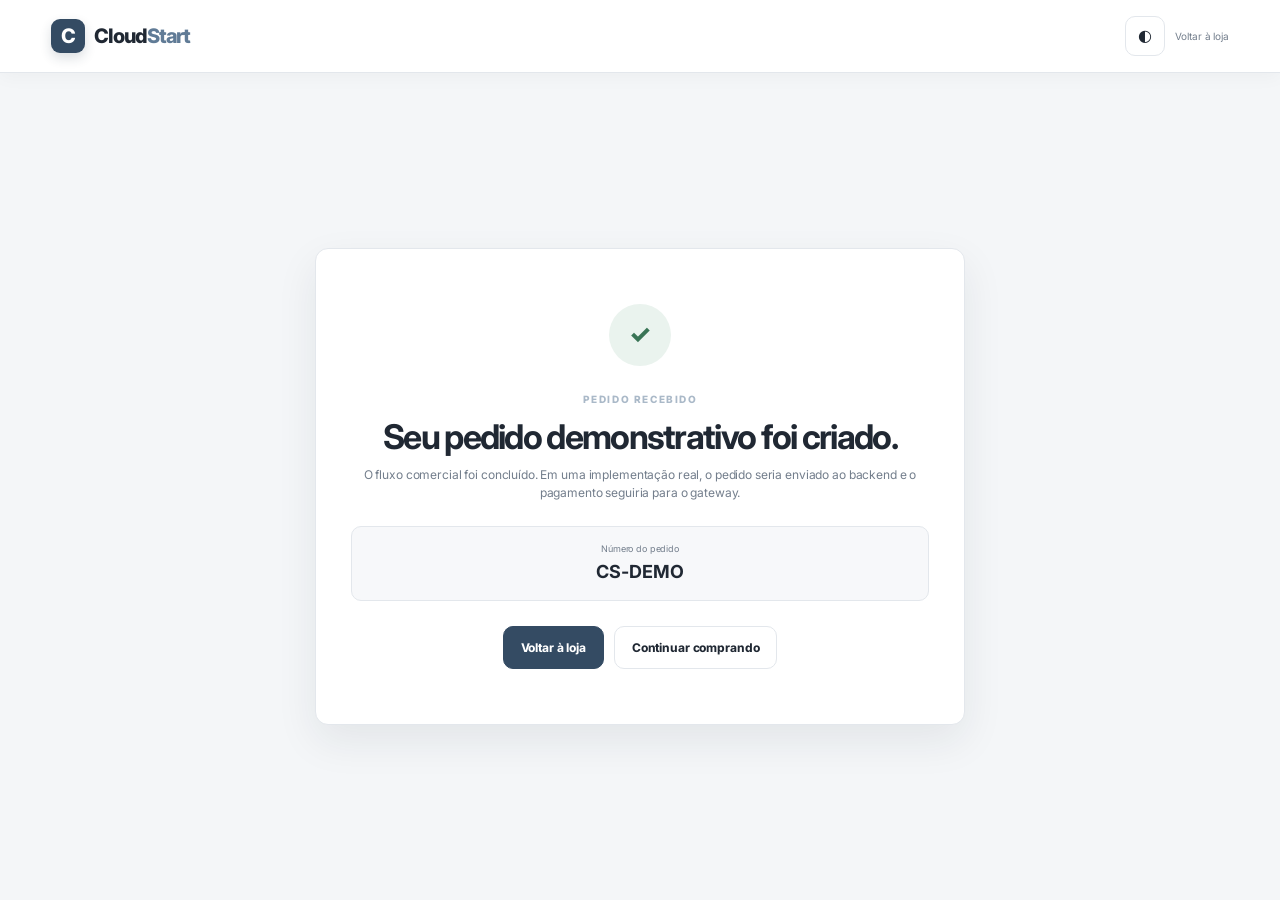
<file: confirmation.html>
<!doctype html>
<html lang="pt-BR" data-theme="light"><head><meta charset="utf-8"><meta name="viewport" content="width=device-width,initial-scale=1"><title>CloudStart | Pedido confirmado</title><link rel="preconnect" href="https://fonts.googleapis.com"><link rel="preconnect" href="https://fonts.gstatic.com" crossorigin><link href="https://fonts.googleapis.com/css2?family=Inter:wght@400;500;600;700;800&display=swap" rel="stylesheet"><link rel="stylesheet" href="styles.css"><script src="store.js" defer></script><script src="confirmation.js" defer></script></head>
<body><header class="checkout-header"><div class="container checkout-head-inner"><a class="brand" href="index.html"><span class="brand-icon">C</span><span>Cloud<span class="accent">Start</span></span></a><div class="checkout-actions"><button id="themeButton" class="icon-button">◐</button><a href="index.html" class="back-link">Voltar à loja</a></div></div></header>
<main class="confirmation"><div class="confirmation-card"><div class="success-mark">✓</div><span class="eyebrow">PEDIDO RECEBIDO</span><h1>Seu pedido demonstrativo foi criado.</h1><p>O fluxo comercial foi concluído. Em uma implementação real, o pedido seria enviado ao backend e o pagamento seguiria para o gateway.</p><div class="order-number"><span>Número do pedido</span><strong id="orderId">CS-00000000</strong></div><div class="confirmation-actions"><a class="button primary" href="index.html">Voltar à loja</a><a class="button secondary" href="index.html#catalogo">Continuar comprando</a></div></div></main><div class="toast" id="toast"></div></body></html>
</file>
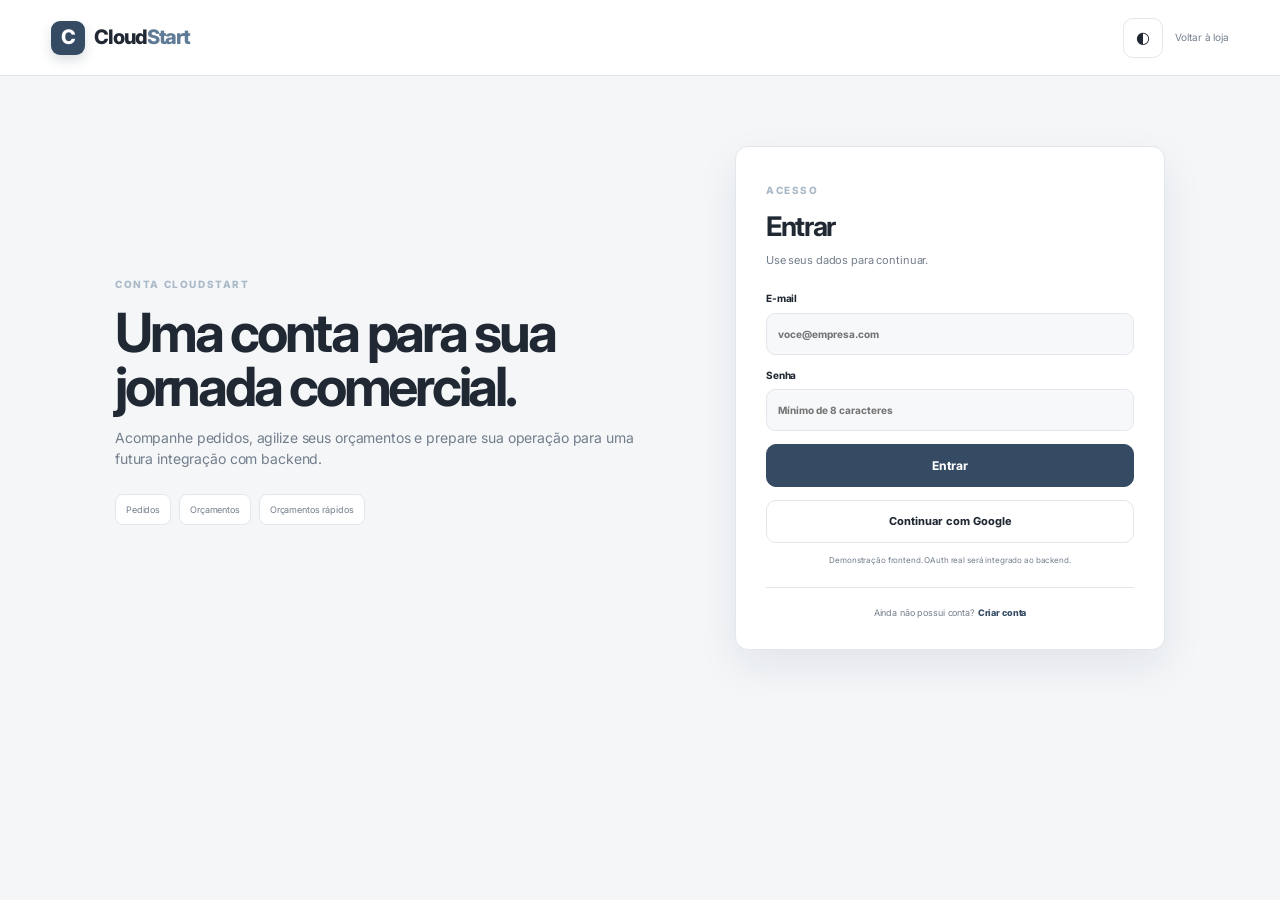
<file: login.html>
<!doctype html><html lang="pt-BR" data-theme="light"><head><meta charset="utf-8"><meta name="viewport" content="width=device-width,initial-scale=1"><title>CloudStart | Entrar</title><link rel="preconnect" href="https://fonts.googleapis.com"><link rel="preconnect" href="https://fonts.gstatic.com" crossorigin><link href="https://fonts.googleapis.com/css2?family=Inter:wght@400;500;600;700;800&display=swap" rel="stylesheet"><link rel="stylesheet" href="styles.css"><script src="store.js" defer></script><script src="auth.js" defer></script></head><body class="auth-page"><header class="auth-header"><a class="brand" href="index.html"><span class="brand-icon">C</span><span>Cloud<span class="accent">Start</span></span></a><div><button id="themeButton" class="icon-button">◐</button><a href="index.html" class="back-link">Voltar à loja</a></div></header><main class="auth-layout"><section class="auth-benefits"><span class="eyebrow">CONTA CLOUDSTART</span><h1>Uma conta para sua jornada comercial.</h1><p>Acompanhe pedidos, agilize seus orçamentos e prepare sua operação para uma futura integração com backend.</p><div><span>Pedidos</span><span>Orçamentos</span><span>Orçamentos rápidos</span></div></section><section class="auth-card"><span class="eyebrow">ACESSO</span><h2>Entrar</h2><p>Use seus dados para continuar.</p><form id="loginForm"><label>E-mail<input name="email" type="email" required autocomplete="email" placeholder="voce@empresa.com"></label><label>Senha<input name="password" type="password" minlength="8" required autocomplete="current-password" placeholder="Mínimo de 8 caracteres"></label><button class="button primary full" type="submit">Entrar</button><button class="google-button full" type="button" id="googleButton">Continuar com Google</button></form><small class="auth-note">Demonstração frontend. OAuth real será integrado ao backend.</small><div class="auth-switch">Ainda não possui conta? <a href="register.html">Criar conta</a></div></section></main><div class="toast" id="toast"></div></body></html>
</file>
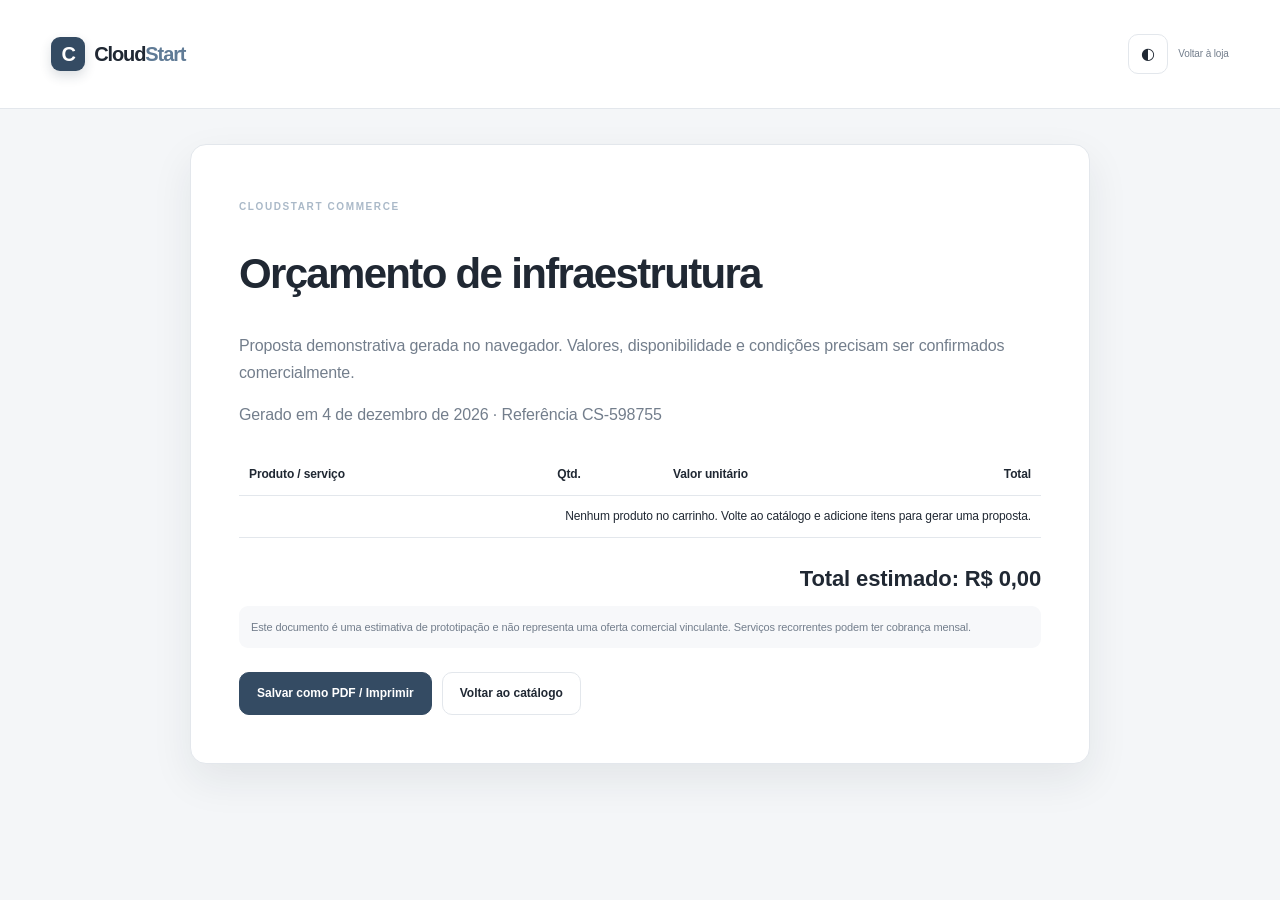
<file: quote.html>
<!doctype html><html lang="pt-BR" data-theme="light"><head><meta charset="utf-8"><meta name="viewport" content="width=device-width,initial-scale=1"><title>CloudStart | Orçamento demonstrativo</title><link rel="stylesheet" href="styles.css"><script src="store.js" defer></script><script src="quote.js" defer></script></head><body class="quote-page"><header class="quote-header"><div class="container checkout-head-inner"><a class="brand" href="index.html"><span class="brand-icon">C</span><span>Cloud<span class="accent">Start</span></span></a><div class="checkout-actions"><button id="themeButton" class="icon-button" aria-label="Alternar tema">◐</button><a href="index.html" class="back-link">Voltar à loja</a></div></div></header><main class="quote-sheet"><span class="eyebrow">CLOUDSTART COMMERCE</span><h1>Orçamento de infraestrutura</h1><p>Proposta demonstrativa gerada no navegador. Valores, disponibilidade e condições precisam ser confirmados comercialmente.</p><div id="quoteMeta" class="quote-muted"></div><table class="quote-table"><thead><tr><th>Produto / serviço</th><th>Qtd.</th><th>Valor unitário</th><th>Total</th></tr></thead><tbody id="quoteItems"></tbody></table><div class="quote-total" id="quoteTotal"></div><p class="quote-notice">Este documento é uma estimativa de prototipação e não representa uma oferta comercial vinculante. Serviços recorrentes podem ter cobrança mensal.</p><div class="quote-actions"><button class="button primary" id="printQuote">Salvar como PDF / Imprimir</button><button class="button secondary" id="backToShop">Voltar ao catálogo</button></div></main><div class="toast" id="toast" role="status" aria-live="polite"></div></body></html>
</file>
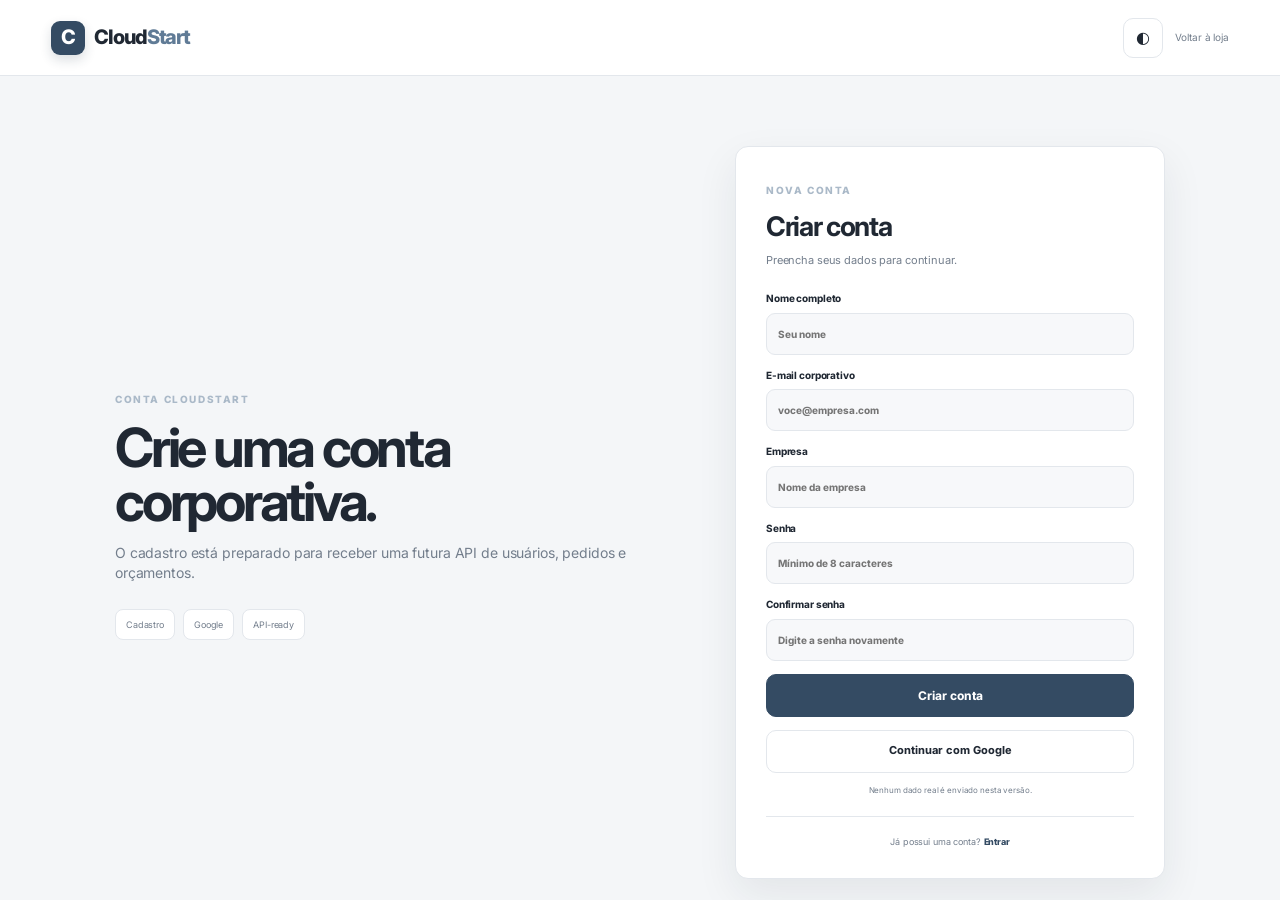
<file: register.html>
<!doctype html><html lang="pt-BR" data-theme="light"><head><meta charset="utf-8"><meta name="viewport" content="width=device-width,initial-scale=1"><title>CloudStart | Criar conta</title><link rel="preconnect" href="https://fonts.googleapis.com"><link rel="preconnect" href="https://fonts.gstatic.com" crossorigin><link href="https://fonts.googleapis.com/css2?family=Inter:wght@400;500;600;700;800&display=swap" rel="stylesheet"><link rel="stylesheet" href="styles.css"><script src="store.js" defer></script><script src="auth.js" defer></script></head><body class="auth-page"><header class="auth-header"><a class="brand" href="index.html"><span class="brand-icon">C</span><span>Cloud<span class="accent">Start</span></span></a><div><button id="themeButton" class="icon-button">◐</button><a href="index.html" class="back-link">Voltar à loja</a></div></header><main class="auth-layout"><section class="auth-benefits"><span class="eyebrow">CONTA CLOUDSTART</span><h1>Crie uma conta corporativa.</h1><p>O cadastro está preparado para receber uma futura API de usuários, pedidos e orçamentos.</p><div><span>Cadastro</span><span>Google</span><span>API-ready</span></div></section><section class="auth-card"><span class="eyebrow">NOVA CONTA</span><h2>Criar conta</h2><p>Preencha seus dados para continuar.</p><form id="registerForm"><label>Nome completo<input name="name" required autocomplete="name" placeholder="Seu nome"></label><label>E-mail corporativo<input name="email" type="email" required autocomplete="email" placeholder="voce@empresa.com"></label><label>Empresa<input name="company" required autocomplete="organization" placeholder="Nome da empresa"></label><label>Senha<input name="password" type="password" minlength="8" required autocomplete="new-password" placeholder="Mínimo de 8 caracteres"></label><label>Confirmar senha<input name="confirmPassword" type="password" minlength="8" required autocomplete="new-password" placeholder="Digite a senha novamente"></label><button class="button primary full" type="submit">Criar conta</button><button class="google-button full" type="button" id="googleButton">Continuar com Google</button></form><small class="auth-note">Nenhum dado real é enviado nesta versão.</small><div class="auth-switch">Já possui uma conta? <a href="login.html">Entrar</a></div></section></main><div class="toast" id="toast"></div></body></html>
</file>
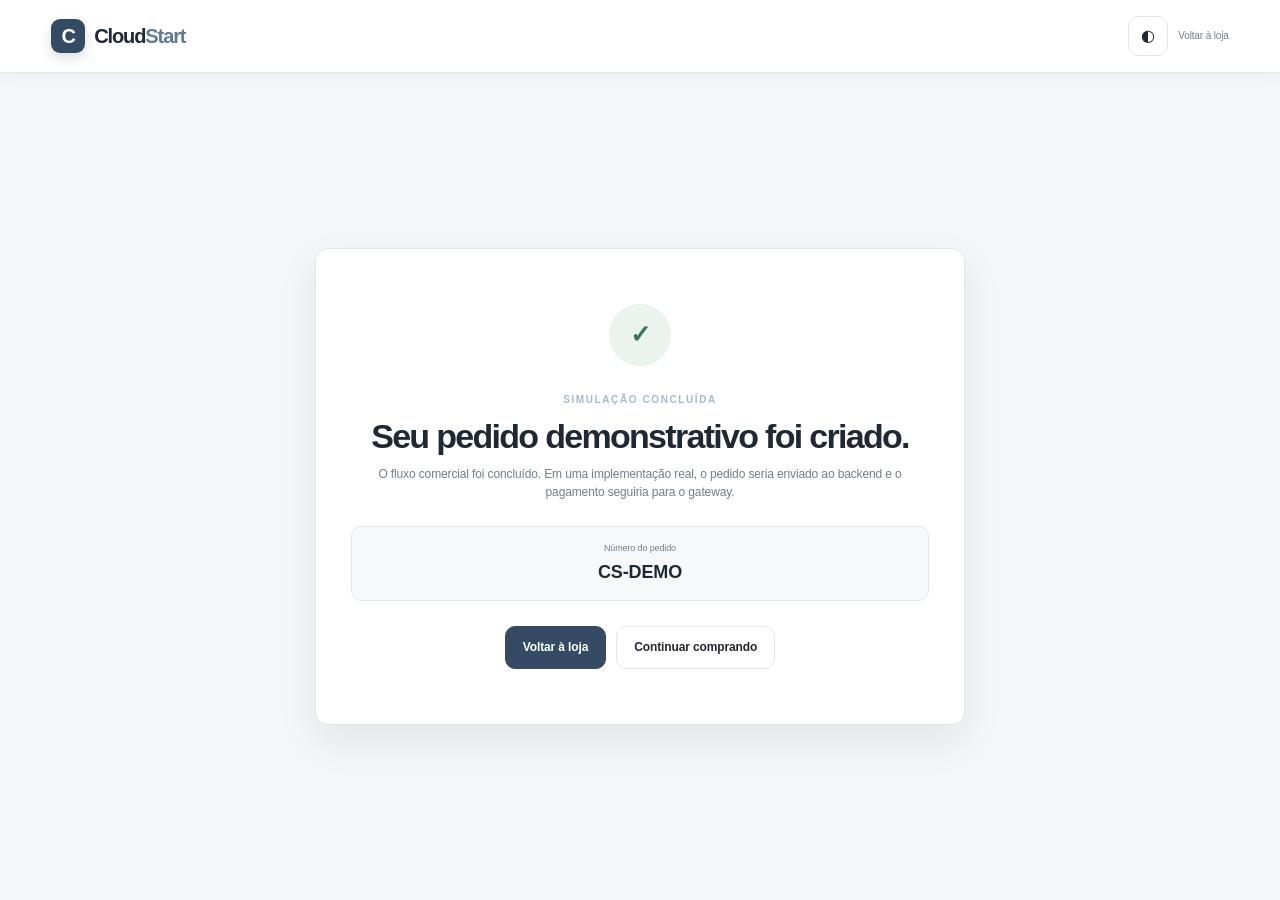
<file: apps/frontend/public/confirmation.html>
<!doctype html>
<html lang="pt-BR" data-theme="light"><head><meta charset="utf-8"><meta name="viewport" content="width=device-width,initial-scale=1"><title>CloudStart | Pedido confirmado</title><link rel="stylesheet" href="styles.css"><script src="store.js" defer></script><script src="confirmation.js" defer></script></head>
<body><header class="checkout-header"><div class="container checkout-head-inner"><a class="brand" href="index.html"><span class="brand-icon">C</span><span>Cloud<span class="accent">Start</span></span></a><div class="checkout-actions"><button id="themeButton" class="icon-button">◐</button><a href="index.html" class="back-link">Voltar à loja</a></div></div></header>
<main class="confirmation"><div class="confirmation-card"><div class="success-mark">✓</div><span class="eyebrow">SIMULAÇÃO CONCLUÍDA</span><h1>Seu pedido demonstrativo foi criado.</h1><p>O fluxo comercial foi concluído. Em uma implementação real, o pedido seria enviado ao backend e o pagamento seguiria para o gateway.</p><div class="order-number"><span>Número do pedido</span><strong id="orderId">CS-00000000</strong></div><div class="confirmation-actions"><a class="button primary" href="index.html">Voltar à loja</a><a class="button secondary" href="index.html#catalogo">Continuar comprando</a></div></div></main><div class="toast" id="toast"></div></body></html>
</file>
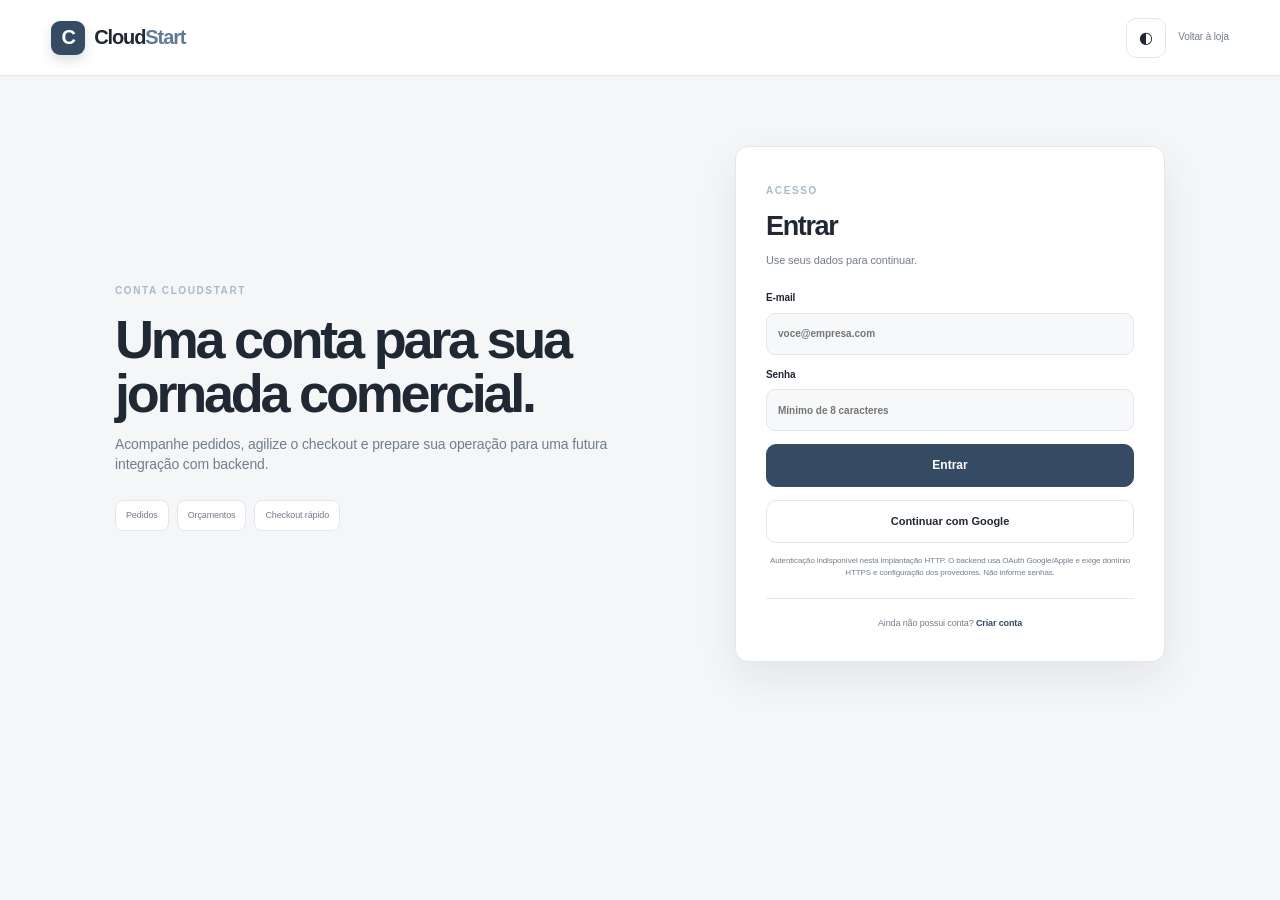
<file: apps/frontend/public/login.html>
<!doctype html><html lang="pt-BR" data-theme="light"><head><meta charset="utf-8"><meta name="viewport" content="width=device-width,initial-scale=1"><title>CloudStart | Entrar</title><link rel="stylesheet" href="styles.css"><script src="store.js" defer></script><script src="auth.js" defer></script></head><body class="auth-page"><header class="auth-header"><a class="brand" href="index.html"><span class="brand-icon">C</span><span>Cloud<span class="accent">Start</span></span></a><div><button id="themeButton" class="icon-button">◐</button><a href="index.html" class="back-link">Voltar à loja</a></div></header><main class="auth-layout"><section class="auth-benefits"><span class="eyebrow">CONTA CLOUDSTART</span><h1>Uma conta para sua jornada comercial.</h1><p>Acompanhe pedidos, agilize o checkout e prepare sua operação para uma futura integração com backend.</p><div><span>Pedidos</span><span>Orçamentos</span><span>Checkout rápido</span></div></section><section class="auth-card"><span class="eyebrow">ACESSO</span><h2>Entrar</h2><p>Use seus dados para continuar.</p><form id="loginForm"><label>E-mail<input disabled name="email" type="email" required autocomplete="email" placeholder="voce@empresa.com"></label><label>Senha<input disabled name="password" type="password" minlength="8" required autocomplete="current-password" placeholder="Mínimo de 8 caracteres"></label><button class="button primary full" type="submit" disabled>Entrar</button><button class="google-button full" type="button" id="googleButton" disabled>Continuar com Google</button></form><small class="auth-note">Autenticação indisponível nesta implantação HTTP. O backend usa OAuth Google/Apple e exige domínio HTTPS e configuração dos provedores. Não informe senhas.</small><div class="auth-switch">Ainda não possui conta? <a href="register.html">Criar conta</a></div></section></main><div class="toast" id="toast"></div></body></html>
</file>
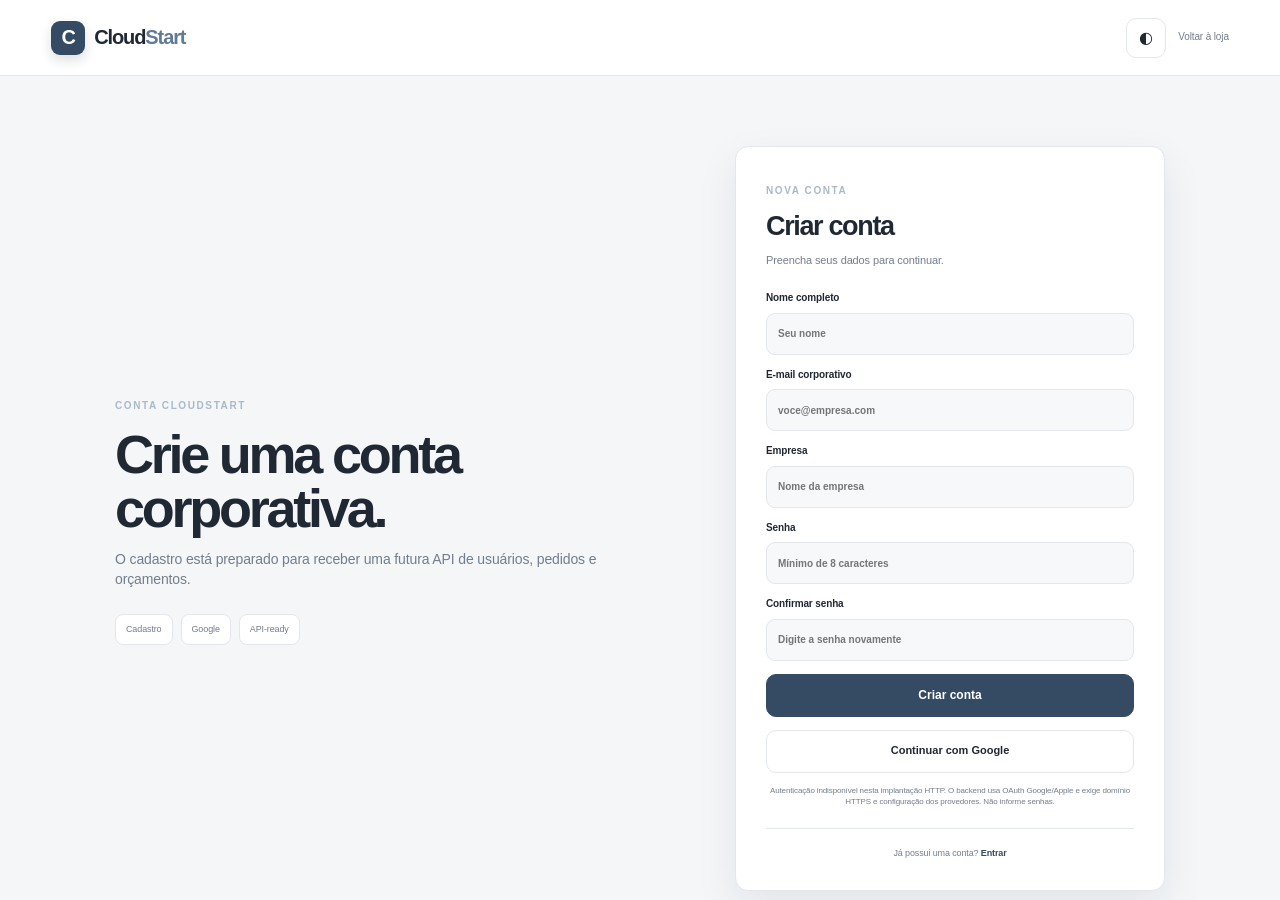
<file: apps/frontend/public/register.html>
<!doctype html><html lang="pt-BR" data-theme="light"><head><meta charset="utf-8"><meta name="viewport" content="width=device-width,initial-scale=1"><title>CloudStart | Criar conta</title><link rel="stylesheet" href="styles.css"><script src="store.js" defer></script><script src="auth.js" defer></script></head><body class="auth-page"><header class="auth-header"><a class="brand" href="index.html"><span class="brand-icon">C</span><span>Cloud<span class="accent">Start</span></span></a><div><button id="themeButton" class="icon-button">◐</button><a href="index.html" class="back-link">Voltar à loja</a></div></header><main class="auth-layout"><section class="auth-benefits"><span class="eyebrow">CONTA CLOUDSTART</span><h1>Crie uma conta corporativa.</h1><p>O cadastro está preparado para receber uma futura API de usuários, pedidos e orçamentos.</p><div><span>Cadastro</span><span>Google</span><span>API-ready</span></div></section><section class="auth-card"><span class="eyebrow">NOVA CONTA</span><h2>Criar conta</h2><p>Preencha seus dados para continuar.</p><form id="registerForm"><label>Nome completo<input disabled name="name" required autocomplete="name" placeholder="Seu nome"></label><label>E-mail corporativo<input disabled name="email" type="email" required autocomplete="email" placeholder="voce@empresa.com"></label><label>Empresa<input disabled name="company" required autocomplete="organization" placeholder="Nome da empresa"></label><label>Senha<input disabled name="password" type="password" minlength="8" required autocomplete="new-password" placeholder="Mínimo de 8 caracteres"></label><label>Confirmar senha<input disabled name="confirmPassword" type="password" minlength="8" required autocomplete="new-password" placeholder="Digite a senha novamente"></label><button class="button primary full" type="submit" disabled>Criar conta</button><button class="google-button full" type="button" id="googleButton" disabled>Continuar com Google</button></form><small class="auth-note">Autenticação indisponível nesta implantação HTTP. O backend usa OAuth Google/Apple e exige domínio HTTPS e configuração dos provedores. Não informe senhas.</small><div class="auth-switch">Já possui uma conta? <a href="login.html">Entrar</a></div></section></main><div class="toast" id="toast"></div></body></html>
</file>
<file: styles.css>
:root{--bg:#f6f7fb;--surface:#fff;--surface2:#f0f2f6;--text:#171a21;--muted:#687181;--border:#e2e5eb;--primary:#7c3aed;--primary2:#5b21b6;--accent:#8b5cf6;--success:#16865b;--danger:#c0394d;--shadow:0 18px 50px rgba(15,23,42,.09);--radius:16px}
html[data-theme="dark"]{--bg:#080a0f;--surface:#11141b;--surface2:#171b23;--text:#f5f7fb;--muted:#9aa3b2;--border:#292f3b;--shadow:0 22px 60px rgba(0,0,0,.3)}
*{box-sizing:border-box}html{scroll-behavior:smooth}body{margin:0;background:var(--bg);color:var(--text);font-family:Inter,Arial,sans-serif;line-height:1.45}button,input,select,textarea{font:inherit}button,a{transition:.18s ease}button{cursor:pointer}a{color:inherit}.container{width:min(1180px,92%);margin:auto}
.topline{background:#17121f;color:#c9c1d8;font-size:11px}.topinner{height:32px;display:flex;justify-content:space-between;align-items:center}.header{background:var(--surface);border-bottom:1px solid var(--border);position:sticky;top:0;z-index:30}.header-main{min-height:76px;display:grid;grid-template-columns:190px minmax(280px,1fr) auto;gap:25px;align-items:center}.brand{display:inline-flex;align-items:center;gap:9px;text-decoration:none;font-size:20px;font-weight:800;letter-spacing:-.04em}.brand-icon{width:34px;height:34px;border-radius:10px;background:linear-gradient(135deg,var(--primary),#a78bfa);color:#fff;display:grid;place-items:center;font-weight:800}.accent{color:var(--accent)}.search-wrap{display:flex;height:44px}.search-wrap input{min-width:0;flex:1;border:1px solid var(--border);border-right:0;border-radius:10px 0 0 10px;background:var(--surface2);color:var(--text);padding:0 15px;outline:0}.search-wrap input:focus{border-color:var(--accent)}.search-wrap button{border:0;background:var(--primary);color:#fff;padding:0 20px;border-radius:0 10px 10px 0;font-weight:700}.header-actions{display:flex;gap:9px;align-items:center}.account-link{display:flex;align-items:center;gap:8px;text-decoration:none;padding:5px 8px}.account-link small,.account-link strong{display:block}.account-link small{font-size:9px;color:var(--muted)}.account-link strong{font-size:11px}.action-icon{width:25px;height:25px;border:1px solid var(--border);border-radius:50%;display:grid;place-items:center;font-size:8px;color:var(--accent)}.icon-button,.cart-trigger{height:40px;border:1px solid var(--border);background:var(--surface);color:var(--text);border-radius:10px;padding:0 12px}.cart-trigger{display:flex;align-items:center;gap:8px;font-weight:700}.cart-trigger b{min-width:20px;height:20px;border-radius:10px;background:var(--primary);color:#fff;display:grid;place-items:center;font-size:10px}.category-bar{border-top:1px solid var(--border);background:var(--surface)}.category-inner{display:flex;gap:25px;align-items:center;min-height:42px;overflow:auto;white-space:nowrap}.category-inner a{font-size:11px;text-decoration:none;color:var(--muted)}.category-inner a:hover,.category-inner a.active{color:var(--primary);font-weight:700}
.hero{background:linear-gradient(135deg,#11121a,#20152d);color:#fff}.hero-grid{min-height:480px;display:grid;grid-template-columns:1.1fr .9fr;align-items:center;gap:60px}.eyebrow{font-size:10px;font-weight:800;letter-spacing:.13em;color:var(--accent)}.hero h1{font-size:clamp(42px,5.2vw,70px);line-height:.98;letter-spacing:-.065em;margin:15px 0 20px;max-width:720px}.hero p{max-width:650px;color:#c8cbd4;font-size:15px}.hero-actions{display:flex;gap:10px;margin:28px 0}.button{min-height:43px;padding:0 17px;border-radius:10px;border:1px solid var(--border);display:inline-flex;justify-content:center;align-items:center;text-decoration:none;font-size:12px;font-weight:750}.button.primary{background:var(--primary);color:#fff;border-color:var(--primary)}.button.primary:hover{background:var(--primary2);transform:translateY(-1px)}.button.secondary{background:var(--surface);color:var(--text)}.button.secondary:hover{border-color:var(--primary);color:var(--primary)}.button.ghost{background:transparent;color:var(--text)}.full{width:100%}.hero-benefits{display:flex;gap:18px;color:#aeb3bf;font-size:10px}.hero-benefits span{position:relative;padding-left:12px}.hero-benefits span:before{content:"";position:absolute;left:0;top:5px;width:5px;height:5px;border-radius:50%;background:#8b5cf6}.hero-visual{display:grid;place-items:center}.hero-card{width:min(420px,100%);min-height:330px;border:1px solid #3a3349;background:radial-gradient(circle at 50% 25%,rgba(139,92,246,.23),transparent 42%),#15161e;border-radius:24px;padding:28px;box-shadow:0 35px 90px rgba(0,0,0,.35)}.hero-card span{font-size:10px;color:#9f8ad4;font-weight:800;letter-spacing:.12em}.hero-card strong{display:block;font-size:30px;letter-spacing:-.04em;margin-top:10px}.hero-card small{display:block;color:#a9afba;margin-top:5px}.network-diagram{height:190px;margin-top:20px;position:relative}.network-diagram:before,.network-diagram:after{content:"";position:absolute;left:50%;width:1px;background:#5b5369}.network-diagram:before{top:35px;height:55px}.network-diagram:after{bottom:35px;height:55px}.network-diagram i{position:absolute;width:80px;height:45px;border:1px solid #4d435f;border-radius:10px;background:#1d1b27;top:12px}.network-diagram i:nth-child(1){left:0}.network-diagram i:nth-child(2){left:calc(50% - 40px);top:72px;border-color:#8b5cf6;box-shadow:0 0 30px rgba(139,92,246,.2)}.network-diagram i:nth-child(3){right:0}.network-diagram em{position:absolute;left:calc(50% - 30px);bottom:5px;width:60px;height:30px;border-radius:8px;background:#8b5cf6}
.trust{background:var(--surface);border-bottom:1px solid var(--border)}.trust-grid{display:grid;grid-template-columns:repeat(4,1fr)}.trust-grid div{padding:22px 20px;border-right:1px solid var(--border)}.trust-grid div:last-child{border-right:0}.trust strong{display:block;font-size:22px;letter-spacing:-.04em}.trust span{font-size:10px;color:var(--muted)}
.section{padding:76px 0}.section-title h2{font-size:36px;letter-spacing:-.05em;margin:9px 0}.section-title p{max-width:680px;color:var(--muted);font-size:13px}.catalog-controls{display:flex;justify-content:space-between;gap:15px;align-items:center;margin:30px 0 15px}.chips{display:flex;gap:8px;overflow:auto}.chip{border:1px solid var(--border);background:var(--surface);color:var(--muted);border-radius:999px;padding:8px 13px;font-size:10px;font-weight:700;white-space:nowrap}.chip.active,.chip:hover{background:var(--primary);border-color:var(--primary);color:#fff}.catalog-controls select{height:38px;border:1px solid var(--border);background:var(--surface);color:var(--text);border-radius:9px;padding:0 10px}.recommendation{display:flex;justify-content:space-between;gap:20px;padding:12px 15px;background:var(--surface2);border:1px solid var(--border);border-radius:10px;margin-bottom:18px;font-size:10px;color:var(--muted)}.recommendation strong{color:var(--text);margin-right:8px}
.product-grid{display:grid;grid-template-columns:repeat(4,1fr);gap:15px}.product-card{background:var(--surface);border:1px solid var(--border);border-radius:15px;overflow:hidden;min-width:0;display:flex;flex-direction:column;box-shadow:0 8px 25px rgba(15,23,42,.04)}.product-card:hover{transform:translateY(-3px);box-shadow:var(--shadow)}.product-media{height:235px;background:#f5f6f8;position:relative;display:grid;place-items:center;overflow:hidden}.product-media img{width:100%;height:100%;object-fit:contain;padding:22px}.wish{position:absolute;right:10px;top:10px;width:33px;height:33px;border-radius:50%;border:1px solid #d9dde5;background:rgba(255,255,255,.92);color:#6b7280;z-index:2;font-size:17px}.wish.active{color:#7c3aed}.badge{position:absolute;left:10px;top:10px;background:#17121f;color:#fff;border-radius:5px;padding:5px 7px;font-size:8px;font-weight:800;z-index:2}.quick{position:absolute;left:12px;right:12px;bottom:12px;height:35px;border:0;border-radius:8px;background:rgba(17,24,39,.88);color:#fff;font-size:10px;font-weight:750;opacity:0;transform:translateY(6px)}.product-card:hover .quick{opacity:1;transform:none}.product-content{padding:16px;display:flex;flex-direction:column;flex:1}.product-label{font-size:9px;color:var(--primary);font-weight:800;text-transform:uppercase;letter-spacing:.08em}.product-content h3{font-size:14px;margin:7px 0}.product-content p{font-size:10px;color:var(--muted);min-height:45px;margin:0 0 10px}.specs{display:flex;flex-wrap:wrap;gap:5px;margin-bottom:15px}.specs span{font-size:8px;padding:4px 6px;border-radius:5px;background:var(--surface2);color:var(--muted)}.product-buy{display:flex;justify-content:space-between;align-items:end;gap:8px;margin-top:auto}.product-buy strong{display:block;font-size:17px}.product-buy small{display:block;color:var(--muted);font-size:8px}.add{border:1px solid var(--primary);background:var(--surface);color:var(--primary);border-radius:8px;padding:9px 11px;font-size:10px;font-weight:800}.add:hover{background:var(--primary);color:#fff}
.size-grid{display:grid;grid-template-columns:repeat(3,1fr);gap:15px;margin-top:30px}.size-card{text-align:left;border:1px solid var(--border);background:var(--surface);border-radius:15px;padding:22px;color:var(--text)}.size-card:hover,.size-card.active{border-color:var(--primary);box-shadow:var(--shadow)}.size-card span{font-size:9px;color:var(--muted)}.size-card strong{display:block;font-size:22px;margin-top:18px}.size-card small{color:var(--muted)}.size-card p{font-size:11px;color:var(--muted);min-height:35px}.size-card b{font-size:10px;color:var(--primary)}.solution-panel{margin-top:15px;border:1px solid var(--border);border-radius:15px;background:var(--surface);padding:25px;display:flex;justify-content:space-between;gap:25px;align-items:center}.solution-panel h3{font-size:24px;margin:7px 0}.solution-panel p{font-size:12px;color:var(--muted)}.recommend-list{display:flex;flex-wrap:wrap;justify-content:flex-end;gap:8px}.recommend-list span{padding:8px 10px;border-radius:8px;background:var(--surface2);font-size:10px}
.calculator-section{background:var(--surface2);max-width:none;padding-left:max(4%,calc((100% - 1180px)/2));padding-right:max(4%,calc((100% - 1180px)/2))}.calculator{display:grid;grid-template-columns:1fr 340px;gap:16px;margin-top:30px}.calc-fields{display:grid;grid-template-columns:1fr 1fr;gap:14px;background:var(--surface);border:1px solid var(--border);border-radius:16px;padding:24px}.calc-fields label,.auth-card label,.checkout-card label{display:grid;gap:7px;font-size:10px;font-weight:750}.calc-fields input,.calc-fields select,.auth-card input,.checkout-card input,.checkout-card select{height:42px;border:1px solid var(--border);border-radius:9px;background:var(--surface2);color:var(--text);padding:0 11px;outline:0}.calc-fields input:focus,.calc-fields select:focus,.auth-card input:focus,.checkout-card input:focus,.checkout-card select:focus{border-color:var(--accent)}.calc-fields .wide{grid-column:1/-1}.estimate{background:#17121f;color:#fff;border-radius:16px;padding:24px;position:sticky;top:125px}.estimate>span{font-size:9px;color:#a78bfa;font-weight:800;letter-spacing:.12em}.estimate>strong{display:block;font-size:35px;margin:7px 0 24px}.estimate>div{display:flex;justify-content:space-between;padding:9px 0;border-top:1px solid #30263e;color:#aaa2b7;font-size:10px}.estimate b{color:#fff}.cloud-highlight{background:linear-gradient(135deg,#161120,#0c0d12);color:#fff;padding:72px 0}.cloud-grid{display:grid;grid-template-columns:1fr 1fr;gap:50px;align-items:center}.cloud-grid h2{font-size:clamp(34px,4vw,52px);line-height:1;letter-spacing:-.06em;margin:10px 0}.cloud-grid p{color:#b8bdc8;max-width:600px}.cloud-stats{display:grid;gap:10px}.cloud-stats div{border:1px solid #352c44;border-radius:12px;padding:18px;background:#15131c}.cloud-stats strong{display:block;font-size:18px}.cloud-stats span{font-size:10px;color:#aaa2b7}.support{display:flex;align-items:center;justify-content:space-between;gap:30px}.support h2{font-size:34px;letter-spacing:-.05em;margin:8px 0}.support p{color:var(--muted);font-size:12px}
.footer{border-top:1px solid var(--border);padding:55px 0}.footer-grid{display:grid;grid-template-columns:2fr 1fr 1fr 1fr;gap:35px}.footer-grid>div{display:grid;align-content:start;gap:9px}.footer-grid p,.footer-grid span,.footer-grid a,.footer-grid button{font-size:10px;color:var(--muted);text-decoration:none;background:none;border:0;text-align:left;padding:0}.footer-grid strong{font-size:10px}.footer-grid a:hover,.footer-grid button:hover{color:var(--primary)}
.cart-drawer{position:fixed;z-index:70;top:0;right:0;width:min(430px,94vw);height:100vh;background:var(--surface);border-left:1px solid var(--border);transform:translateX(102%);transition:transform .25s ease;display:grid;grid-template-rows:auto 1fr auto;box-shadow:-25px 0 70px rgba(0,0,0,.18)}.cart-drawer.open{transform:none}.drawer-open{overflow:hidden}.drawer-overlay{position:fixed;inset:0;background:rgba(0,0,0,.48);z-index:65}.drawer-head{padding:22px;border-bottom:1px solid var(--border);display:flex;justify-content:space-between}.drawer-head h2{margin:5px 0 0;font-size:23px}.drawer-close{border:0;background:transparent;color:var(--muted);font-size:26px}.drawer-body{padding:16px;overflow:auto}.cart-item{display:grid;grid-template-columns:75px 1fr;gap:12px;padding:12px 0;border-bottom:1px solid var(--border)}.cart-thumb{height:75px;background:#f5f6f8;border-radius:9px;display:grid;place-items:center}.cart-thumb img{width:100%;height:100%;object-fit:contain;padding:7px}.cart-info strong{font-size:11px;display:block}.cart-info>small{display:block;color:var(--muted);font-size:8px;margin:3px 0 10px}.cart-line{display:flex;justify-content:space-between;align-items:center}.cart-line b{font-size:12px}.qty{display:flex;align-items:center;gap:7px}.qty button{width:25px;height:25px;border:1px solid var(--border);background:var(--surface2);color:var(--text);border-radius:6px}.qty span{font-size:10px}.remove{border:0;background:none;color:var(--danger);font-size:9px;padding:7px 0}.drawer-footer{border-top:1px solid var(--border);padding:18px 20px;background:var(--surface)}.drawer-total{display:flex;justify-content:space-between;font-size:12px;margin-bottom:5px}.drawer-total strong{font-size:18px}.drawer-footer small{display:block;color:var(--muted);font-size:8px;margin-bottom:12px}.empty-cart{text-align:center;padding:55px 20px}.empty-icon{width:55px;height:55px;border-radius:15px;background:var(--surface2);display:grid;place-items:center;margin:auto;color:var(--primary);font-weight:800}.empty-cart h3{font-size:17px}.empty-cart p{font-size:10px;color:var(--muted)}.empty-cart .button{margin-top:10px}.disabled{opacity:.5;pointer-events:none}
.quickview{position:fixed;inset:0;z-index:80;background:rgba(0,0,0,.6);backdrop-filter:blur(7px);display:grid;place-items:center;padding:20px}.quickview[hidden]{display:none}.quickview-card{width:min(850px,100%);background:var(--surface);border:1px solid var(--border);border-radius:18px;padding:28px;position:relative;max-height:90vh;overflow:auto}.quick-grid{display:grid;grid-template-columns:1fr 1fr;gap:30px}.quick-image{background:#f5f6f8;border-radius:14px;min-height:360px;display:grid;place-items:center}.quick-image img{width:100%;height:100%;max-height:400px;object-fit:contain;padding:25px}.quick-grid h2{font-size:32px;letter-spacing:-.05em;margin:8px 0}.quick-grid p{font-size:12px;color:var(--muted)}.quick-price{font-size:25px;font-weight:800;margin:20px 0}.quick-price small{font-size:9px;color:var(--muted);font-weight:500}.quick-grid ul{padding-left:18px;color:var(--muted);font-size:11px;line-height:2}
.toast{position:fixed;z-index:100;right:20px;bottom:20px;background:#17121f;color:#fff;border-radius:10px;padding:12px 15px;font-size:10px;box-shadow:var(--shadow);opacity:0;transform:translateY(8px);pointer-events:none}.toast.show{opacity:1;transform:none}
.checkout-header{background:var(--surface);border-bottom:1px solid var(--border)}.checkout-head-inner{height:72px;display:flex;align-items:center;justify-content:space-between}.checkout-actions{display:flex;align-items:center;gap:10px}.secure,.back-link{font-size:10px;color:var(--muted);text-decoration:none}.checkout-steps{display:flex;align-items:center;justify-content:center;gap:13px;padding:20px;color:var(--muted);font-size:10px}.checkout-steps div{display:flex;align-items:center;gap:7px}.checkout-steps div.active{color:var(--text);font-weight:800}.checkout-steps b{width:25px;height:25px;border-radius:50%;background:var(--surface2);display:grid;place-items:center}.checkout-steps .active b{background:var(--primary);color:#fff}.checkout-steps i{width:60px;height:1px;background:var(--border)}.checkout-layout{display:grid;grid-template-columns:minmax(0,1fr) 340px;gap:18px;padding-bottom:70px}.checkout-main{display:grid;gap:14px}.checkout-card,.summary-card,.security-card{background:var(--surface);border:1px solid var(--border);border-radius:15px;padding:22px}.card-heading{display:flex;gap:12px;margin-bottom:20px}.card-heading>b{width:28px;height:28px;border-radius:50%;background:var(--surface2);display:grid;place-items:center;font-size:10px}.card-heading h1,.card-heading h2{font-size:16px;margin:0}.card-heading p{font-size:10px;color:var(--muted);margin:3px 0}.form-grid{display:grid;grid-template-columns:1fr 1fr;gap:13px}.payment-list{display:grid;gap:8px}.payment-method{display:grid;grid-template-columns:45px 1fr 18px;align-items:center;gap:12px;padding:13px;border:1px solid var(--border);border-radius:10px;cursor:pointer}.payment-method.selected{border-color:var(--primary);background:color-mix(in srgb,var(--primary) 5%,var(--surface))}.payment-method input{display:none}.payment-icon{width:36px;height:30px;border-radius:6px;background:var(--surface2);display:grid;place-items:center;font-size:8px;font-weight:800}.payment-method strong{display:block;font-size:11px}.payment-method small{display:block;color:var(--muted);font-size:9px}.payment-method em{width:16px;height:16px;border:1px solid #9ca3af;border-radius:50%}.payment-method.selected em{border:5px solid var(--primary)}.card-fields{margin-top:15px;padding-top:15px;border-top:1px solid var(--border)}.security-note{font-size:9px;color:var(--muted);display:block;margin-top:9px}.pix-info{margin-top:14px;border:1px solid #b8dfcd;background:#effaf5;border-radius:9px;padding:12px;font-size:10px}.pix-info strong{display:block;color:#11734c}.pix-info span{color:#527264}.order-sidebar{position:sticky;top:100px;height:max-content}.summary-heading{display:flex;justify-content:space-between;align-items:center}.summary-heading h2{font-size:16px}.summary-heading a{font-size:9px;color:var(--primary);text-decoration:none}.summary-item{display:flex;gap:10px;padding:10px 0;border-bottom:1px solid var(--border)}.summary-thumb{width:48px;height:48px;background:#f5f6f8;border-radius:7px}.summary-thumb img{width:100%;height:100%;object-fit:contain;padding:5px}.summary-item strong{display:block;font-size:9px}.summary-item small{display:block;color:var(--muted);font-size:8px;margin-top:3px}.summary-line,.summary-total{display:flex;justify-content:space-between;padding:13px 0;font-size:10px}.summary-line{color:var(--muted)}.coupon{display:flex;border:1px solid var(--border);border-radius:8px;overflow:hidden}.coupon input{flex:1;border:0!important;border-radius:0!important;background:var(--surface)!important}.coupon button{border:0;border-left:1px solid var(--border);background:var(--surface);color:var(--primary);font-size:9px;font-weight:800;padding:0 11px}.summary-total{border-top:1px solid var(--border);font-size:12px}.summary-total strong{font-size:21px}.security-card{margin-top:10px;display:grid;gap:6px;font-size:9px;color:var(--muted)}.security-card strong{color:var(--text)}.legal{text-align:center;color:var(--muted);font-size:9px}
.auth-page{min-height:100vh;background:var(--bg)}.auth-header{height:76px;display:flex;justify-content:space-between;align-items:center;padding:0 4%;border-bottom:1px solid var(--border);background:var(--surface)}.auth-header>div{display:flex;align-items:center;gap:12px}.auth-layout{width:min(1050px,92%);margin:70px auto;display:grid;grid-template-columns:1fr 430px;gap:70px;align-items:center}.auth-benefits h1{font-size:54px;line-height:1;letter-spacing:-.06em;margin:12px 0}.auth-benefits p{color:var(--muted);max-width:520px;font-size:14px}.auth-benefits>div{display:flex;gap:8px;flex-wrap:wrap;margin-top:25px}.auth-benefits>div span{background:var(--surface);border:1px solid var(--border);border-radius:8px;padding:8px 10px;font-size:9px;color:var(--muted)}.auth-card{background:var(--surface);border:1px solid var(--border);border-radius:18px;padding:30px;box-shadow:var(--shadow)}.auth-card h2{font-size:27px;margin:7px 0}.auth-card>p{font-size:11px;color:var(--muted);margin-top:0}.auth-card form{display:grid;gap:13px;margin-top:22px}.google-button{height:43px;border:1px solid var(--border);background:var(--surface);color:var(--text);border-radius:10px;font-size:11px;font-weight:750}.google-button:hover{border-color:#9ca3af;background:var(--surface2)}.auth-note{display:block;color:var(--muted);font-size:8px;text-align:center;margin-top:12px}.auth-switch{text-align:center;border-top:1px solid var(--border);margin-top:20px;padding-top:18px;font-size:9px;color:var(--muted)}.auth-switch a{color:var(--primary);font-weight:800;text-decoration:none}
.confirmation{min-height:calc(100vh - 73px);display:grid;place-items:center;padding:40px 20px}.confirmation-card{width:min(650px,100%);text-align:center;background:var(--surface);border:1px solid var(--border);border-radius:20px;padding:55px 35px;box-shadow:var(--shadow)}.success-mark{width:62px;height:62px;border-radius:50%;background:#e8f7f0;color:#16865b;display:grid;place-items:center;margin:0 auto 20px;font-size:25px;font-weight:800}.confirmation-card h1{font-size:34px;line-height:1.05;letter-spacing:-.05em;margin:10px 0}.confirmation-card p{color:var(--muted);font-size:12px}.order-number{margin:25px 0;padding:15px;border:1px solid var(--border);border-radius:10px;background:var(--surface2)}.order-number span,.order-number strong{display:block}.order-number span{font-size:9px;color:var(--muted)}.order-number strong{font-size:18px;margin-top:4px}.confirmation-actions{display:flex;gap:10px;justify-content:center}
@media(max-width:1050px){.product-grid{grid-template-columns:repeat(3,1fr)}.header-main{grid-template-columns:170px 1fr auto}.account-link{display:none}.hero-grid{gap:30px}.checkout-layout{grid-template-columns:1fr}.order-sidebar{position:static;grid-row:1}.auth-layout{grid-template-columns:1fr 420px;gap:35px}}
@media(max-width:800px){.header-main{grid-template-columns:1fr auto;gap:12px;padding:10px 0}.search-wrap{grid-column:1/-1;grid-row:2}.header{position:static}.category-inner{gap:16px}.hero-grid{grid-template-columns:1fr;padding:65px 0}.hero-visual{display:none}.trust-grid{grid-template-columns:1fr 1fr}.trust-grid div:nth-child(2){border-right:0}.product-grid{grid-template-columns:repeat(2,1fr)}.catalog-controls{display:block}.chips{margin-bottom:10px}.calculator,.cloud-grid{grid-template-columns:1fr}.estimate{position:static}.size-grid{grid-template-columns:1fr}.solution-panel{display:block}.recommend-list{justify-content:flex-start;margin-top:18px}.footer-grid{grid-template-columns:1fr 1fr}.auth-layout{grid-template-columns:1fr;margin:40px auto}.auth-benefits h1{font-size:42px}.auth-benefits{display:none}.checkout-steps{justify-content:flex-start;overflow:auto}.secure{display:none}}
@media(max-width:560px){.container{width:94%}.topinner{display:none}.topline{height:6px}.header-actions .icon-button{display:none}.category-inner{padding-bottom:4px}.hero h1{font-size:42px}.hero-benefits{flex-wrap:wrap}.trust-grid strong{font-size:19px}.product-grid{grid-template-columns:1fr}.product-media{height:260px}.section{padding:55px 0}.section-title h2{font-size:29px}.calc-fields,.form-grid{grid-template-columns:1fr}.calc-fields .wide{grid-column:auto}.footer-grid{grid-template-columns:1fr}.quick-grid{grid-template-columns:1fr}.quick-image{min-height:260px}.quickview-card{padding:20px}.checkout-head-inner{height:65px}.checkout-actions .back-link{display:none}.checkout-card{padding:18px}.confirmation-card{padding:40px 22px}.confirmation-card h1{font-size:28px}.confirmation-actions{flex-direction:column}.auth-header{height:68px}.auth-card{padding:22px}}

/* V8 frontend enhancements: filters, comparison, mobile navigation and accessible states */
.mobile-menu-button{display:none;border:1px solid var(--border);background:var(--surface);color:var(--text);border-radius:9px;padding:10px 12px;font-weight:700;font-size:12px}
.filter-row{display:flex;align-items:end;gap:10px;flex-wrap:wrap;margin:14px 0 18px}.filter-field{display:grid;gap:5px;font-size:10px;font-weight:700;color:var(--muted)}.filter-field input,.filter-field select{height:38px;min-width:120px;border:1px solid var(--border);border-radius:8px;background:var(--surface);color:var(--text);padding:0 10px}.filter-check{display:flex;align-items:center;gap:7px;font-size:11px;color:var(--text);padding:10px 4px}.filter-check input,.compare-check input{accent-color:var(--primary)}.filter-reset{height:38px}.compare-toolbar{display:flex;align-items:center;justify-content:space-between;gap:12px;margin:12px 0;color:var(--muted);font-size:11px}.compare-toolbar button:disabled,.compare-dock button:disabled{opacity:.45;cursor:not-allowed}.compare-check{display:flex;align-items:center;gap:6px;font-size:10px;color:var(--muted);padding:10px 15px 0;cursor:pointer}.compare-dock{position:fixed;z-index:70;bottom:16px;left:50%;transform:translateX(-50%);display:flex;align-items:center;gap:10px;padding:12px 14px;background:var(--surface);border:1px solid var(--border);border-radius:14px;box-shadow:var(--shadow);color:var(--text);font-size:12px}.compare-dock[hidden]{display:none}.comparison-table{overflow:auto;margin-top:18px}.comparison-table table{width:100%;border-collapse:collapse;min-width:520px;font-size:12px}.comparison-table th,.comparison-table td{border:1px solid var(--border);padding:12px;text-align:left;vertical-align:top}.comparison-table th{background:var(--surface2)}.comparison-table td{color:var(--muted);line-height:1.6}.empty-results{grid-column:1/-1;padding:45px 20px;text-align:center;border:1px dashed var(--border);border-radius:14px;color:var(--muted)}.empty-results h3{color:var(--text)}.product-card,.button,.add,.icon-button,.cart-trigger,.chip,.size-card{transition:transform .18s ease,background .18s ease,border-color .18s ease,box-shadow .18s ease}.button:focus-visible,.add:focus-visible,.icon-button:focus-visible,.cart-trigger:focus-visible,.chip:focus-visible,.wish:focus-visible,.quick:focus-visible,a:focus-visible,input:focus-visible,select:focus-visible{outline:3px solid #a78bfa;outline-offset:2px}.toast{max-width:min(420px,calc(100vw - 32px));line-height:1.5}.toast.show{animation:toast-in .2s ease-out}@keyframes toast-in{from{opacity:0;transform:translateY(10px)}to{opacity:1;transform:translateY(0)}}
.quote-page{min-height:100vh;background:var(--bg);color:var(--text)}.quote-header{padding:18px 0;border-bottom:1px solid var(--border);background:var(--surface)}.quote-sheet{width:min(900px,92%);margin:35px auto;background:var(--surface);border:1px solid var(--border);border-radius:16px;padding:clamp(22px,5vw,48px);box-shadow:var(--shadow)}.quote-sheet h1{font-size:clamp(28px,4vw,42px);letter-spacing:-.04em}.quote-sheet p,.quote-muted{color:var(--muted);line-height:1.65}.quote-table{width:100%;border-collapse:collapse;margin:25px 0}.quote-table th,.quote-table td{padding:12px 10px;border-bottom:1px solid var(--border);text-align:left;font-size:12px}.quote-table td:last-child,.quote-table th:last-child{text-align:right}.quote-total{text-align:right;font-size:22px;font-weight:800}.quote-actions{display:flex;gap:10px;flex-wrap:wrap;margin-top:24px}.quote-notice{padding:12px;background:var(--surface2);border-radius:9px;font-size:11px;color:var(--muted)}
@media(max-width:800px){.mobile-menu-button{display:inline-flex;align-items:center;justify-content:center;grid-column:1;grid-row:1}.header-main{grid-template-columns:auto 1fr auto}.header-main>.brand{grid-column:2;grid-row:1;justify-self:center}.header-actions{grid-column:3;grid-row:1}.search-wrap{grid-column:1/-1;grid-row:2}.category-bar{display:none}.category-bar.mobile-open{display:block}.category-inner{flex-wrap:wrap;padding:12px 0}.filter-row{align-items:stretch}.filter-field{flex:1;min-width:130px}.filter-field input,.filter-field select{width:100%}.compare-dock{width:calc(100% - 20px);justify-content:center;flex-wrap:wrap;bottom:8px}.compare-toolbar{align-items:flex-start}.compare-toolbar>span{padding-top:10px}}
@media(max-width:560px){.header-main>.brand{justify-self:start}.header-actions .icon-button{display:inline-flex}.cart-trigger{padding:10px}.cart-trigger span{display:none}.mobile-menu-button{padding:9px}.compare-toolbar{flex-direction:column}.compare-toolbar button{width:100%}.quote-actions .button{width:100%}.quote-table th,.quote-table td{padding:9px 5px;font-size:10px}}
@media print{body.quote-page{background:#fff!important;color:#111!important}.quote-header,.quote-actions,.quote-notice{display:none!important}.quote-sheet{width:100%;margin:0;padding:0;border:0;box-shadow:none;background:#fff!important;color:#111!important}.quote-sheet p,.quote-muted{color:#444!important}.quote-table th,.quote-table td{border-color:#ddd!important}}

.skeleton-card{overflow:hidden}.skeleton{display:block;border-radius:7px;background:linear-gradient(90deg,var(--surface2) 25%,rgba(139,92,246,.12) 38%,var(--surface2) 62%);background-size:400% 100%;animation:skeleton-shimmer 1.15s ease infinite}.skeleton-media{height:235px;border-radius:0}.skeleton-content{padding:18px;display:grid;gap:12px}.skeleton-line{height:11px;width:90%}.skeleton-line.short{width:55%}.skeleton-button{height:34px;width:90px;justify-self:end}@keyframes skeleton-shimmer{0%{background-position:100% 0}100%{background-position:0 0}}@media(prefers-reduced-motion:reduce){*,*::before,*::after{scroll-behavior:auto!important;animation-duration:.01ms!important;transition-duration:.01ms!important}}

/* V8.1 — refinamento visual premium (somente CSS; nenhuma lógica alterada) */
:root {
  --bg: #f4f6f8;
  --surface: #ffffff;
  --surface2: #f7f8fa;
  --text: #202833;
  --muted: #737e8c;
  --border: #e3e7ec;
  --primary: #344b63;
  --primary2: #26394d;
  --accent: #607b96;
  --success: #287a59;
  --danger: #b64c55;
  --shadow: 0 16px 42px rgba(25, 38, 52, .08);
  --radius: 14px;
}
html[data-theme="dark"] {
  --bg: #11151a;
  --surface: #191f26;
  --surface2: #202832;
  --text: #edf1f5;
  --muted: #9ba6b2;
  --border: #303a45;
  --primary: #91a8bf;
  --primary2: #b4c4d3;
  --accent: #9bb0c5;
  --success: #6bb48e;
  --danger: #df858b;
  --shadow: 0 18px 48px rgba(0, 0, 0, .24);
}

html { scroll-padding-top: 110px; }
body { font-family: Inter, "Segoe UI", Arial, sans-serif; letter-spacing: -.008em; }
::selection { background: rgba(96, 123, 150, .2); color: var(--text); }
.topline { background: #202833; color: #c5ced7; }
.header { box-shadow: 0 5px 20px rgba(20, 30, 42, .035); backdrop-filter: blur(14px); }
.header-main { min-height: 80px; gap: 28px; }
.brand { letter-spacing: -.055em; }
.brand-icon { background: #344b63; border-radius: 9px; box-shadow: 0 5px 12px rgba(30, 48, 67, .16); }
.accent, .product-label, .summary-heading a { color: var(--accent); }
.search-wrap input { background: var(--surface2); border-color: var(--border); }
.search-wrap input:focus { border-color: var(--accent); box-shadow: 0 0 0 3px rgba(96, 123, 150, .11); }
.search-wrap button, .button.primary { background: var(--primary); border-color: var(--primary); }
.search-wrap button:hover, .button.primary:hover { background: var(--primary2); border-color: var(--primary2); }
.icon-button:hover, .cart-trigger:hover { border-color: var(--accent); background: var(--surface2); }
.cart-trigger b { background: #344b63; }
.category-inner a { transition: color .18s ease; }
.category-inner a:hover, .category-inner a.active { color: var(--text); }

.hero { background: linear-gradient(115deg, #1c242d 0%, #293746 100%); }
.hero-grid { min-height: 455px; gap: 52px; }
.eyebrow { color: #aab9c8; letter-spacing: .16em; }
.hero h1 { font-weight: 680; letter-spacing: -.075em; }
.hero p { color: #c1cbd4; line-height: 1.75; }
.hero-benefits { color: #c1cbd4; }
.hero-benefits span:before { background: #aab9c8; }
.hero-card { border-color: rgba(220, 230, 240, .18); background: radial-gradient(circle at 50% 25%, rgba(165, 185, 205, .15), transparent 43%), #202a35; box-shadow: 0 28px 70px rgba(0, 0, 0, .24); }
.hero-card span { color: #b5c4d2; }
.network-diagram i { border-color: #627487; background: #293746; }
.network-diagram i:nth-child(2) { border-color: #a8b8c8; box-shadow: 0 0 24px rgba(168, 184, 200, .13); }
.network-diagram em { background: #8fa4b8; }
.trust-grid strong { font-weight: 680; }
.section { padding-top: 70px; padding-bottom: 70px; }
.section-title h2 { font-weight: 680; letter-spacing: -.06em; }
.section-title p { line-height: 1.75; }
.chip { background: var(--surface); border-color: var(--border); }
.chip.active, .chip:hover { background: #344b63; border-color: #344b63; }
.catalog-controls select, .filter-field input, .filter-field select { transition: border-color .18s ease, box-shadow .18s ease; }
.catalog-controls select:focus, .filter-field input:focus, .filter-field select:focus { outline: 0; border-color: var(--accent); box-shadow: 0 0 0 3px rgba(96, 123, 150, .1); }
.recommendation { background: var(--surface); border-color: var(--border); border-radius: 12px; padding: 14px 16px; }
.product-card { border-radius: 13px; box-shadow: 0 3px 14px rgba(20, 30, 42, .035); }
.product-card:hover { transform: translateY(-4px); box-shadow: 0 18px 38px rgba(20, 30, 42, .10); border-color: #cbd4dd; }
.product-media { background: #f0f2f4; }
html[data-theme="dark"] .product-media, html[data-theme="dark"] .cart-thumb, html[data-theme="dark"] .summary-thumb { background: #222b34; }
.product-media img { transition: transform .35s cubic-bezier(.2,.7,.2,1); }
.product-card:hover .product-media img { transform: scale(1.045); }
.wish { color: #687583; box-shadow: 0 2px 8px rgba(0,0,0,.06); }
.wish:hover { transform: scale(1.07); border-color: #8a98a6; }
.wish.active { color: #a34f59; }
.badge { background: #344b63; letter-spacing: .04em; }
.quick { background: rgba(32, 43, 55, .94); letter-spacing: .01em; }
.product-content h3 { font-weight: 680; letter-spacing: -.025em; }
.product-content p { line-height: 1.65; }
.specs span { border: 1px solid var(--border); }
.product-buy strong { letter-spacing: -.035em; }
.add { border-color: #71869a; color: var(--primary); }
.add:hover { background: #344b63; border-color: #344b63; }
.size-card, .solution-panel, .calc-fields, .checkout-card, .summary-card, .security-card, .auth-card, .confirmation-card { border-radius: 13px; }
.size-card { transition: transform .2s ease, border-color .2s ease, box-shadow .2s ease; }
.size-card:hover { transform: translateY(-3px); }
.size-card:hover, .size-card.active { border-color: #8296a9; }
.size-card b { color: var(--accent); }
.calculator-section { background: var(--surface2); }
.estimate { background: #273543; }
.estimate>span { color: #bdcbd8; }
.estimate>div { border-color: rgba(220,230,240,.15); color: #c1cbd4; }
.cloud-highlight { background: linear-gradient(115deg, #202a34, #2d3d4d); }
.cloud-stats div { background: rgba(255,255,255,.045); border-color: rgba(220,230,240,.16); }
.cloud-stats span { color: #c0cad4; }
.support { padding-top: 8px; padding-bottom: 8px; }
.footer { background: var(--surface); }
.footer-grid strong { letter-spacing: .025em; }
.footer-grid a:hover, .footer-grid button:hover { color: var(--text); }

.cart-drawer { box-shadow: -18px 0 55px rgba(14, 24, 35, .16); }
.drawer-head { padding: 24px; }
.drawer-head h2 { letter-spacing: -.045em; }
.qty button:hover { border-color: var(--accent); background: var(--surface); }
.remove:hover { color: #8f303b; text-decoration: underline; }
.empty-icon { color: var(--accent); }
.toast { background: #273543; border: 1px solid rgba(255,255,255,.1); border-radius: 11px; box-shadow: 0 14px 35px rgba(0,0,0,.2); }
.checkout-header { box-shadow: 0 4px 18px rgba(20, 30, 42, .035); }
.checkout-steps .active b { background: #344b63; }
.card-heading>b { background: #e9eef2; color: #344b63; }
html[data-theme="dark"] .card-heading>b { background: #303d49; color: #d6e0e8; }
.payment-method { transition: border-color .18s ease, background .18s ease, transform .18s ease; }
.payment-method:hover { border-color: #9aaaba; transform: translateY(-1px); }
.payment-method.selected { border-color: #71869a; background: color-mix(in srgb, var(--primary) 7%, var(--surface)); }
.payment-method.selected em { border-color: #526b82; }
.pix-info { border-color: #cbd9d2; background: #f3f7f4; }
.pix-info strong { color: #3d6b54; }
.pix-info span { color: #63796c; }
html[data-theme="dark"] .pix-info { background: #202d28; border-color: #3a5548; }
html[data-theme="dark"] .pix-info strong, html[data-theme="dark"] .pix-info span { color: #b2cbbb; }
.auth-card h2, .confirmation-card h1 { letter-spacing: -.05em; }
.google-button { transition: background .18s ease, border-color .18s ease, transform .18s ease; }
.google-button:hover { transform: translateY(-1px); }
.success-mark { background: #eaf3ee; color: #397455; }
html[data-theme="dark"] .success-mark { background: #24392f; color: #91c5a7; }

/* Microinterações discretas: resposta visual sem alterar eventos ou fluxos JS. */
button, .button, a, .product-card, .payment-method, .size-card { -webkit-tap-highlight-color: transparent; }
button:active, .button:active { transform: translateY(1px) scale(.99); }
.button, .add, .icon-button, .cart-trigger, .mobile-menu-button { transition: color .18s ease, background .18s ease, border-color .18s ease, box-shadow .18s ease, transform .18s ease; }
.button:focus-visible, .add:focus-visible, .icon-button:focus-visible, .cart-trigger:focus-visible, .chip:focus-visible, .wish:focus-visible, .quick:focus-visible, .mobile-menu-button:focus-visible, a:focus-visible, input:focus-visible, select:focus-visible { outline: 2px solid #8298ad; outline-offset: 3px; }
.compare-dock { border-color: #cbd4dd; box-shadow: 0 14px 38px rgba(20, 30, 42, .14); }
.comparison-table th { color: var(--text); }
.empty-results { background: var(--surface); }
.skeleton { background: linear-gradient(90deg, var(--surface2) 25%, rgba(130, 150, 170, .16) 38%, var(--surface2) 62%); background-size: 400% 100%; }

@media (max-width: 800px) {
  .hero-grid { min-height: 390px; }
  .header { box-shadow: 0 3px 14px rgba(20, 30, 42, .045); }
  .mobile-menu-button { border-radius: 8px; }
}
@media (prefers-reduced-motion: reduce) {
  *, *::before, *::after { scroll-behavior: auto !important; animation-duration: .01ms !important; transition-duration: .01ms !important; }
}
</file>
<file: apps/frontend/public/styles.css>
:root{--bg:#f6f7fb;--surface:#fff;--surface2:#f0f2f6;--text:#171a21;--muted:#687181;--border:#e2e5eb;--primary:#7c3aed;--primary2:#5b21b6;--accent:#8b5cf6;--success:#16865b;--danger:#c0394d;--shadow:0 18px 50px rgba(15,23,42,.09);--radius:16px}
html[data-theme="dark"]{--bg:#080a0f;--surface:#11141b;--surface2:#171b23;--text:#f5f7fb;--muted:#9aa3b2;--border:#292f3b;--shadow:0 22px 60px rgba(0,0,0,.3)}
*{box-sizing:border-box}html{scroll-behavior:smooth}body{margin:0;background:var(--bg);color:var(--text);font-family:Inter,Arial,sans-serif;line-height:1.45}button,input,select,textarea{font:inherit}button,a{transition:.18s ease}button{cursor:pointer}a{color:inherit}.container{width:min(1180px,92%);margin:auto}
.topline{background:#17121f;color:#c9c1d8;font-size:11px}.topinner{height:32px;display:flex;justify-content:space-between;align-items:center}.header{background:var(--surface);border-bottom:1px solid var(--border);position:sticky;top:0;z-index:30}.header-main{min-height:76px;display:grid;grid-template-columns:190px minmax(280px,1fr) auto;gap:25px;align-items:center}.brand{display:inline-flex;align-items:center;gap:9px;text-decoration:none;font-size:20px;font-weight:800;letter-spacing:-.04em}.brand-icon{width:34px;height:34px;border-radius:10px;background:linear-gradient(135deg,var(--primary),#a78bfa);color:#fff;display:grid;place-items:center;font-weight:800}.accent{color:var(--accent)}.search-wrap{display:flex;height:44px}.search-wrap input{min-width:0;flex:1;border:1px solid var(--border);border-right:0;border-radius:10px 0 0 10px;background:var(--surface2);color:var(--text);padding:0 15px;outline:0}.search-wrap input:focus{border-color:var(--accent)}.search-wrap button{border:0;background:var(--primary);color:#fff;padding:0 20px;border-radius:0 10px 10px 0;font-weight:700}.header-actions{display:flex;gap:9px;align-items:center}.account-link{display:flex;align-items:center;gap:8px;text-decoration:none;padding:5px 8px}.account-link small,.account-link strong{display:block}.account-link small{font-size:9px;color:var(--muted)}.account-link strong{font-size:11px}.action-icon{width:25px;height:25px;border:1px solid var(--border);border-radius:50%;display:grid;place-items:center;font-size:8px;color:var(--accent)}.icon-button,.cart-trigger{height:40px;border:1px solid var(--border);background:var(--surface);color:var(--text);border-radius:10px;padding:0 12px}.cart-trigger{display:flex;align-items:center;gap:8px;font-weight:700}.cart-trigger b{min-width:20px;height:20px;border-radius:10px;background:var(--primary);color:#fff;display:grid;place-items:center;font-size:10px}.category-bar{border-top:1px solid var(--border);background:var(--surface)}.category-inner{display:flex;gap:25px;align-items:center;min-height:42px;overflow:auto;white-space:nowrap}.category-inner a{font-size:11px;text-decoration:none;color:var(--muted)}.category-inner a:hover,.category-inner a.active{color:var(--primary);font-weight:700}
.hero{background:linear-gradient(135deg,#11121a,#20152d);color:#fff}.hero-grid{min-height:480px;display:grid;grid-template-columns:1.1fr .9fr;align-items:center;gap:60px}.eyebrow{font-size:10px;font-weight:800;letter-spacing:.13em;color:var(--accent)}.hero h1{font-size:clamp(42px,5.2vw,70px);line-height:.98;letter-spacing:-.065em;margin:15px 0 20px;max-width:720px}.hero p{max-width:650px;color:#c8cbd4;font-size:15px}.hero-actions{display:flex;gap:10px;margin:28px 0}.button{min-height:43px;padding:0 17px;border-radius:10px;border:1px solid var(--border);display:inline-flex;justify-content:center;align-items:center;text-decoration:none;font-size:12px;font-weight:750}.button.primary{background:var(--primary);color:#fff;border-color:var(--primary)}.button.primary:hover{background:var(--primary2);transform:translateY(-1px)}.button.secondary{background:var(--surface);color:var(--text)}.button.secondary:hover{border-color:var(--primary);color:var(--primary)}.button.ghost{background:transparent;color:var(--text)}.full{width:100%}.hero-benefits{display:flex;gap:18px;color:#aeb3bf;font-size:10px}.hero-benefits span{position:relative;padding-left:12px}.hero-benefits span:before{content:"";position:absolute;left:0;top:5px;width:5px;height:5px;border-radius:50%;background:#8b5cf6}.hero-visual{display:grid;place-items:center}.hero-card{width:min(420px,100%);min-height:330px;border:1px solid #3a3349;background:radial-gradient(circle at 50% 25%,rgba(139,92,246,.23),transparent 42%),#15161e;border-radius:24px;padding:28px;box-shadow:0 35px 90px rgba(0,0,0,.35)}.hero-card span{font-size:10px;color:#9f8ad4;font-weight:800;letter-spacing:.12em}.hero-card strong{display:block;font-size:30px;letter-spacing:-.04em;margin-top:10px}.hero-card small{display:block;color:#a9afba;margin-top:5px}.network-diagram{height:190px;margin-top:20px;position:relative}.network-diagram:before,.network-diagram:after{content:"";position:absolute;left:50%;width:1px;background:#5b5369}.network-diagram:before{top:35px;height:55px}.network-diagram:after{bottom:35px;height:55px}.network-diagram i{position:absolute;width:80px;height:45px;border:1px solid #4d435f;border-radius:10px;background:#1d1b27;top:12px}.network-diagram i:nth-child(1){left:0}.network-diagram i:nth-child(2){left:calc(50% - 40px);top:72px;border-color:#8b5cf6;box-shadow:0 0 30px rgba(139,92,246,.2)}.network-diagram i:nth-child(3){right:0}.network-diagram em{position:absolute;left:calc(50% - 30px);bottom:5px;width:60px;height:30px;border-radius:8px;background:#8b5cf6}
.trust{background:var(--surface);border-bottom:1px solid var(--border)}.trust-grid{display:grid;grid-template-columns:repeat(4,1fr)}.trust-grid div{padding:22px 20px;border-right:1px solid var(--border)}.trust-grid div:last-child{border-right:0}.trust strong{display:block;font-size:22px;letter-spacing:-.04em}.trust span{font-size:10px;color:var(--muted)}
.section{padding:76px 0}.section-title h2{font-size:36px;letter-spacing:-.05em;margin:9px 0}.section-title p{max-width:680px;color:var(--muted);font-size:13px}.catalog-controls{display:flex;justify-content:space-between;gap:15px;align-items:center;margin:30px 0 15px}.chips{display:flex;gap:8px;overflow:auto}.chip{border:1px solid var(--border);background:var(--surface);color:var(--muted);border-radius:999px;padding:8px 13px;font-size:10px;font-weight:700;white-space:nowrap}.chip.active,.chip:hover{background:var(--primary);border-color:var(--primary);color:#fff}.catalog-controls select{height:38px;border:1px solid var(--border);background:var(--surface);color:var(--text);border-radius:9px;padding:0 10px}.recommendation{display:flex;justify-content:space-between;gap:20px;padding:12px 15px;background:var(--surface2);border:1px solid var(--border);border-radius:10px;margin-bottom:18px;font-size:10px;color:var(--muted)}.recommendation strong{color:var(--text);margin-right:8px}
.product-grid{display:grid;grid-template-columns:repeat(4,1fr);gap:15px}.product-card{background:var(--surface);border:1px solid var(--border);border-radius:15px;overflow:hidden;min-width:0;display:flex;flex-direction:column;box-shadow:0 8px 25px rgba(15,23,42,.04)}.product-card:hover{transform:translateY(-3px);box-shadow:var(--shadow)}.product-media{height:235px;background:#f5f6f8;position:relative;display:grid;place-items:center;overflow:hidden}.product-media img{width:100%;height:100%;object-fit:contain;padding:22px}.wish{position:absolute;right:10px;top:10px;width:33px;height:33px;border-radius:50%;border:1px solid #d9dde5;background:rgba(255,255,255,.92);color:#6b7280;z-index:2;font-size:17px}.wish.active{color:#7c3aed}.badge{position:absolute;left:10px;top:10px;background:#17121f;color:#fff;border-radius:5px;padding:5px 7px;font-size:8px;font-weight:800;z-index:2}.quick{position:absolute;left:12px;right:12px;bottom:12px;height:35px;border:0;border-radius:8px;background:rgba(17,24,39,.88);color:#fff;font-size:10px;font-weight:750;opacity:0;transform:translateY(6px)}.product-card:hover .quick{opacity:1;transform:none}.product-content{padding:16px;display:flex;flex-direction:column;flex:1}.product-label{font-size:9px;color:var(--primary);font-weight:800;text-transform:uppercase;letter-spacing:.08em}.product-content h3{font-size:14px;margin:7px 0}.product-content p{font-size:10px;color:var(--muted);min-height:45px;margin:0 0 10px}.specs{display:flex;flex-wrap:wrap;gap:5px;margin-bottom:15px}.specs span{font-size:8px;padding:4px 6px;border-radius:5px;background:var(--surface2);color:var(--muted)}.product-buy{display:flex;justify-content:space-between;align-items:end;gap:8px;margin-top:auto}.product-buy strong{display:block;font-size:17px}.product-buy small{display:block;color:var(--muted);font-size:8px}.add{border:1px solid var(--primary);background:var(--surface);color:var(--primary);border-radius:8px;padding:9px 11px;font-size:10px;font-weight:800}.add:hover{background:var(--primary);color:#fff}
.size-grid{display:grid;grid-template-columns:repeat(3,1fr);gap:15px;margin-top:30px}.size-card{text-align:left;border:1px solid var(--border);background:var(--surface);border-radius:15px;padding:22px;color:var(--text)}.size-card:hover,.size-card.active{border-color:var(--primary);box-shadow:var(--shadow)}.size-card span{font-size:9px;color:var(--muted)}.size-card strong{display:block;font-size:22px;margin-top:18px}.size-card small{color:var(--muted)}.size-card p{font-size:11px;color:var(--muted);min-height:35px}.size-card b{font-size:10px;color:var(--primary)}.solution-panel{margin-top:15px;border:1px solid var(--border);border-radius:15px;background:var(--surface);padding:25px;display:flex;justify-content:space-between;gap:25px;align-items:center}.solution-panel h3{font-size:24px;margin:7px 0}.solution-panel p{font-size:12px;color:var(--muted)}.recommend-list{display:flex;flex-wrap:wrap;justify-content:flex-end;gap:8px}.recommend-list span{padding:8px 10px;border-radius:8px;background:var(--surface2);font-size:10px}
.calculator-section{background:var(--surface2);max-width:none;padding-left:max(4%,calc((100% - 1180px)/2));padding-right:max(4%,calc((100% - 1180px)/2))}.calculator{display:grid;grid-template-columns:1fr 340px;gap:16px;margin-top:30px}.calc-fields{display:grid;grid-template-columns:1fr 1fr;gap:14px;background:var(--surface);border:1px solid var(--border);border-radius:16px;padding:24px}.calc-fields label,.auth-card label,.checkout-card label{display:grid;gap:7px;font-size:10px;font-weight:750}.calc-fields input,.calc-fields select,.auth-card input,.checkout-card input,.checkout-card select{height:42px;border:1px solid var(--border);border-radius:9px;background:var(--surface2);color:var(--text);padding:0 11px;outline:0}.calc-fields input:focus,.calc-fields select:focus,.auth-card input:focus,.checkout-card input:focus,.checkout-card select:focus{border-color:var(--accent)}.calc-fields .wide{grid-column:1/-1}.estimate{background:#17121f;color:#fff;border-radius:16px;padding:24px;position:sticky;top:125px}.estimate>span{font-size:9px;color:#a78bfa;font-weight:800;letter-spacing:.12em}.estimate>strong{display:block;font-size:35px;margin:7px 0 24px}.estimate>div{display:flex;justify-content:space-between;padding:9px 0;border-top:1px solid #30263e;color:#aaa2b7;font-size:10px}.estimate b{color:#fff}.cloud-highlight{background:linear-gradient(135deg,#161120,#0c0d12);color:#fff;padding:72px 0}.cloud-grid{display:grid;grid-template-columns:1fr 1fr;gap:50px;align-items:center}.cloud-grid h2{font-size:clamp(34px,4vw,52px);line-height:1;letter-spacing:-.06em;margin:10px 0}.cloud-grid p{color:#b8bdc8;max-width:600px}.cloud-stats{display:grid;gap:10px}.cloud-stats div{border:1px solid #352c44;border-radius:12px;padding:18px;background:#15131c}.cloud-stats strong{display:block;font-size:18px}.cloud-stats span{font-size:10px;color:#aaa2b7}.support{display:flex;align-items:center;justify-content:space-between;gap:30px}.support h2{font-size:34px;letter-spacing:-.05em;margin:8px 0}.support p{color:var(--muted);font-size:12px}
.footer{border-top:1px solid var(--border);padding:55px 0}.footer-grid{display:grid;grid-template-columns:2fr 1fr 1fr 1fr;gap:35px}.footer-grid>div{display:grid;align-content:start;gap:9px}.footer-grid p,.footer-grid span,.footer-grid a,.footer-grid button{font-size:10px;color:var(--muted);text-decoration:none;background:none;border:0;text-align:left;padding:0}.footer-grid strong{font-size:10px}.footer-grid a:hover,.footer-grid button:hover{color:var(--primary)}
.cart-drawer{position:fixed;z-index:70;top:0;right:0;width:min(430px,94vw);height:100vh;background:var(--surface);border-left:1px solid var(--border);transform:translateX(102%);transition:transform .25s ease;display:grid;grid-template-rows:auto 1fr auto;box-shadow:-25px 0 70px rgba(0,0,0,.18)}.cart-drawer.open{transform:none}.drawer-open{overflow:hidden}.drawer-overlay{position:fixed;inset:0;background:rgba(0,0,0,.48);z-index:65}.drawer-head{padding:22px;border-bottom:1px solid var(--border);display:flex;justify-content:space-between}.drawer-head h2{margin:5px 0 0;font-size:23px}.drawer-close{border:0;background:transparent;color:var(--muted);font-size:26px}.drawer-body{padding:16px;overflow:auto}.cart-item{display:grid;grid-template-columns:75px 1fr;gap:12px;padding:12px 0;border-bottom:1px solid var(--border)}.cart-thumb{height:75px;background:#f5f6f8;border-radius:9px;display:grid;place-items:center}.cart-thumb img{width:100%;height:100%;object-fit:contain;padding:7px}.cart-info strong{font-size:11px;display:block}.cart-info>small{display:block;color:var(--muted);font-size:8px;margin:3px 0 10px}.cart-line{display:flex;justify-content:space-between;align-items:center}.cart-line b{font-size:12px}.qty{display:flex;align-items:center;gap:7px}.qty button{width:25px;height:25px;border:1px solid var(--border);background:var(--surface2);color:var(--text);border-radius:6px}.qty span{font-size:10px}.remove{border:0;background:none;color:var(--danger);font-size:9px;padding:7px 0}.drawer-footer{border-top:1px solid var(--border);padding:18px 20px;background:var(--surface)}.drawer-total{display:flex;justify-content:space-between;font-size:12px;margin-bottom:5px}.drawer-total strong{font-size:18px}.drawer-footer small{display:block;color:var(--muted);font-size:8px;margin-bottom:12px}.empty-cart{text-align:center;padding:55px 20px}.empty-icon{width:55px;height:55px;border-radius:15px;background:var(--surface2);display:grid;place-items:center;margin:auto;color:var(--primary);font-weight:800}.empty-cart h3{font-size:17px}.empty-cart p{font-size:10px;color:var(--muted)}.empty-cart .button{margin-top:10px}.disabled{opacity:.5;pointer-events:none}
.quickview{position:fixed;inset:0;z-index:80;background:rgba(0,0,0,.6);backdrop-filter:blur(7px);display:grid;place-items:center;padding:20px}.quickview[hidden]{display:none}.quickview-card{width:min(850px,100%);background:var(--surface);border:1px solid var(--border);border-radius:18px;padding:28px;position:relative;max-height:90vh;overflow:auto}.quick-grid{display:grid;grid-template-columns:1fr 1fr;gap:30px}.quick-image{background:#f5f6f8;border-radius:14px;min-height:360px;display:grid;place-items:center}.quick-image img{width:100%;height:100%;max-height:400px;object-fit:contain;padding:25px}.quick-grid h2{font-size:32px;letter-spacing:-.05em;margin:8px 0}.quick-grid p{font-size:12px;color:var(--muted)}.quick-price{font-size:25px;font-weight:800;margin:20px 0}.quick-price small{font-size:9px;color:var(--muted);font-weight:500}.quick-grid ul{padding-left:18px;color:var(--muted);font-size:11px;line-height:2}
.toast{position:fixed;z-index:100;right:20px;bottom:20px;background:#17121f;color:#fff;border-radius:10px;padding:12px 15px;font-size:10px;box-shadow:var(--shadow);opacity:0;transform:translateY(8px);pointer-events:none}.toast.show{opacity:1;transform:none}
.checkout-header{background:var(--surface);border-bottom:1px solid var(--border)}.checkout-head-inner{height:72px;display:flex;align-items:center;justify-content:space-between}.checkout-actions{display:flex;align-items:center;gap:10px}.secure,.back-link{font-size:10px;color:var(--muted);text-decoration:none}.checkout-steps{display:flex;align-items:center;justify-content:center;gap:13px;padding:20px;color:var(--muted);font-size:10px}.checkout-steps div{display:flex;align-items:center;gap:7px}.checkout-steps div.active{color:var(--text);font-weight:800}.checkout-steps b{width:25px;height:25px;border-radius:50%;background:var(--surface2);display:grid;place-items:center}.checkout-steps .active b{background:var(--primary);color:#fff}.checkout-steps i{width:60px;height:1px;background:var(--border)}.checkout-layout{display:grid;grid-template-columns:minmax(0,1fr) 340px;gap:18px;padding-bottom:70px}.checkout-main{display:grid;gap:14px}.checkout-card,.summary-card,.security-card{background:var(--surface);border:1px solid var(--border);border-radius:15px;padding:22px}.card-heading{display:flex;gap:12px;margin-bottom:20px}.card-heading>b{width:28px;height:28px;border-radius:50%;background:var(--surface2);display:grid;place-items:center;font-size:10px}.card-heading h1,.card-heading h2{font-size:16px;margin:0}.card-heading p{font-size:10px;color:var(--muted);margin:3px 0}.form-grid{display:grid;grid-template-columns:1fr 1fr;gap:13px}.payment-list{display:grid;gap:8px}.payment-method{display:grid;grid-template-columns:45px 1fr 18px;align-items:center;gap:12px;padding:13px;border:1px solid var(--border);border-radius:10px;cursor:pointer}.payment-method.selected{border-color:var(--primary);background:color-mix(in srgb,var(--primary) 5%,var(--surface))}.payment-method input{display:none}.payment-icon{width:36px;height:30px;border-radius:6px;background:var(--surface2);display:grid;place-items:center;font-size:8px;font-weight:800}.payment-method strong{display:block;font-size:11px}.payment-method small{display:block;color:var(--muted);font-size:9px}.payment-method em{width:16px;height:16px;border:1px solid #9ca3af;border-radius:50%}.payment-method.selected em{border:5px solid var(--primary)}.card-fields{margin-top:15px;padding-top:15px;border-top:1px solid var(--border)}.security-note{font-size:9px;color:var(--muted);display:block;margin-top:9px}.pix-info{margin-top:14px;border:1px solid #b8dfcd;background:#effaf5;border-radius:9px;padding:12px;font-size:10px}.pix-info strong{display:block;color:#11734c}.pix-info span{color:#527264}.order-sidebar{position:sticky;top:100px;height:max-content}.summary-heading{display:flex;justify-content:space-between;align-items:center}.summary-heading h2{font-size:16px}.summary-heading a{font-size:9px;color:var(--primary);text-decoration:none}.summary-item{display:flex;gap:10px;padding:10px 0;border-bottom:1px solid var(--border)}.summary-thumb{width:48px;height:48px;background:#f5f6f8;border-radius:7px}.summary-thumb img{width:100%;height:100%;object-fit:contain;padding:5px}.summary-item strong{display:block;font-size:9px}.summary-item small{display:block;color:var(--muted);font-size:8px;margin-top:3px}.summary-line,.summary-total{display:flex;justify-content:space-between;padding:13px 0;font-size:10px}.summary-line{color:var(--muted)}.coupon{display:flex;border:1px solid var(--border);border-radius:8px;overflow:hidden}.coupon input{flex:1;border:0!important;border-radius:0!important;background:var(--surface)!important}.coupon button{border:0;border-left:1px solid var(--border);background:var(--surface);color:var(--primary);font-size:9px;font-weight:800;padding:0 11px}.summary-total{border-top:1px solid var(--border);font-size:12px}.summary-total strong{font-size:21px}.security-card{margin-top:10px;display:grid;gap:6px;font-size:9px;color:var(--muted)}.security-card strong{color:var(--text)}.legal{text-align:center;color:var(--muted);font-size:9px}
.auth-page{min-height:100vh;background:var(--bg)}.auth-header{height:76px;display:flex;justify-content:space-between;align-items:center;padding:0 4%;border-bottom:1px solid var(--border);background:var(--surface)}.auth-header>div{display:flex;align-items:center;gap:12px}.auth-layout{width:min(1050px,92%);margin:70px auto;display:grid;grid-template-columns:1fr 430px;gap:70px;align-items:center}.auth-benefits h1{font-size:54px;line-height:1;letter-spacing:-.06em;margin:12px 0}.auth-benefits p{color:var(--muted);max-width:520px;font-size:14px}.auth-benefits>div{display:flex;gap:8px;flex-wrap:wrap;margin-top:25px}.auth-benefits>div span{background:var(--surface);border:1px solid var(--border);border-radius:8px;padding:8px 10px;font-size:9px;color:var(--muted)}.auth-card{background:var(--surface);border:1px solid var(--border);border-radius:18px;padding:30px;box-shadow:var(--shadow)}.auth-card h2{font-size:27px;margin:7px 0}.auth-card>p{font-size:11px;color:var(--muted);margin-top:0}.auth-card form{display:grid;gap:13px;margin-top:22px}.google-button{height:43px;border:1px solid var(--border);background:var(--surface);color:var(--text);border-radius:10px;font-size:11px;font-weight:750}.google-button:hover{border-color:#9ca3af;background:var(--surface2)}.auth-note{display:block;color:var(--muted);font-size:8px;text-align:center;margin-top:12px}.auth-switch{text-align:center;border-top:1px solid var(--border);margin-top:20px;padding-top:18px;font-size:9px;color:var(--muted)}.auth-switch a{color:var(--primary);font-weight:800;text-decoration:none}
.confirmation{min-height:calc(100vh - 73px);display:grid;place-items:center;padding:40px 20px}.confirmation-card{width:min(650px,100%);text-align:center;background:var(--surface);border:1px solid var(--border);border-radius:20px;padding:55px 35px;box-shadow:var(--shadow)}.success-mark{width:62px;height:62px;border-radius:50%;background:#e8f7f0;color:#16865b;display:grid;place-items:center;margin:0 auto 20px;font-size:25px;font-weight:800}.confirmation-card h1{font-size:34px;line-height:1.05;letter-spacing:-.05em;margin:10px 0}.confirmation-card p{color:var(--muted);font-size:12px}.order-number{margin:25px 0;padding:15px;border:1px solid var(--border);border-radius:10px;background:var(--surface2)}.order-number span,.order-number strong{display:block}.order-number span{font-size:9px;color:var(--muted)}.order-number strong{font-size:18px;margin-top:4px}.confirmation-actions{display:flex;gap:10px;justify-content:center}
@media(max-width:1050px){.product-grid{grid-template-columns:repeat(3,1fr)}.header-main{grid-template-columns:170px 1fr auto}.account-link{display:none}.hero-grid{gap:30px}.checkout-layout{grid-template-columns:1fr}.order-sidebar{position:static;grid-row:1}.auth-layout{grid-template-columns:1fr 420px;gap:35px}}
@media(max-width:800px){.header-main{grid-template-columns:1fr auto;gap:12px;padding:10px 0}.search-wrap{grid-column:1/-1;grid-row:2}.header{position:static}.category-inner{gap:16px}.hero-grid{grid-template-columns:1fr;padding:65px 0}.hero-visual{display:none}.trust-grid{grid-template-columns:1fr 1fr}.trust-grid div:nth-child(2){border-right:0}.product-grid{grid-template-columns:repeat(2,1fr)}.catalog-controls{display:block}.chips{margin-bottom:10px}.calculator,.cloud-grid{grid-template-columns:1fr}.estimate{position:static}.size-grid{grid-template-columns:1fr}.solution-panel{display:block}.recommend-list{justify-content:flex-start;margin-top:18px}.footer-grid{grid-template-columns:1fr 1fr}.auth-layout{grid-template-columns:1fr;margin:40px auto}.auth-benefits h1{font-size:42px}.auth-benefits{display:none}.checkout-steps{justify-content:flex-start;overflow:auto}.secure{display:none}}
@media(max-width:560px){.container{width:94%}.topinner{display:none}.topline{height:6px}.header-actions .icon-button{display:none}.category-inner{padding-bottom:4px}.hero h1{font-size:42px}.hero-benefits{flex-wrap:wrap}.trust-grid strong{font-size:19px}.product-grid{grid-template-columns:1fr}.product-media{height:260px}.section{padding:55px 0}.section-title h2{font-size:29px}.calc-fields,.form-grid{grid-template-columns:1fr}.calc-fields .wide{grid-column:auto}.footer-grid{grid-template-columns:1fr}.quick-grid{grid-template-columns:1fr}.quick-image{min-height:260px}.quickview-card{padding:20px}.checkout-head-inner{height:65px}.checkout-actions .back-link{display:none}.checkout-card{padding:18px}.confirmation-card{padding:40px 22px}.confirmation-card h1{font-size:28px}.confirmation-actions{flex-direction:column}.auth-header{height:68px}.auth-card{padding:22px}}

/* V8 frontend enhancements: filters, comparison, mobile navigation and accessible states */
.mobile-menu-button{display:none;border:1px solid var(--border);background:var(--surface);color:var(--text);border-radius:9px;padding:10px 12px;font-weight:700;font-size:12px}
.filter-row{display:flex;align-items:end;gap:10px;flex-wrap:wrap;margin:14px 0 18px}.filter-field{display:grid;gap:5px;font-size:10px;font-weight:700;color:var(--muted)}.filter-field input,.filter-field select{height:38px;min-width:120px;border:1px solid var(--border);border-radius:8px;background:var(--surface);color:var(--text);padding:0 10px}.filter-check{display:flex;align-items:center;gap:7px;font-size:11px;color:var(--text);padding:10px 4px}.filter-check input,.compare-check input{accent-color:var(--primary)}.filter-reset{height:38px}.compare-toolbar{display:flex;align-items:center;justify-content:space-between;gap:12px;margin:12px 0;color:var(--muted);font-size:11px}.compare-toolbar button:disabled,.compare-dock button:disabled{opacity:.45;cursor:not-allowed}.compare-check{display:flex;align-items:center;gap:6px;font-size:10px;color:var(--muted);padding:10px 15px 0;cursor:pointer}.compare-dock{position:fixed;z-index:70;bottom:16px;left:50%;transform:translateX(-50%);display:flex;align-items:center;gap:10px;padding:12px 14px;background:var(--surface);border:1px solid var(--border);border-radius:14px;box-shadow:var(--shadow);color:var(--text);font-size:12px}.compare-dock[hidden]{display:none}.comparison-table{overflow:auto;margin-top:18px}.comparison-table table{width:100%;border-collapse:collapse;min-width:520px;font-size:12px}.comparison-table th,.comparison-table td{border:1px solid var(--border);padding:12px;text-align:left;vertical-align:top}.comparison-table th{background:var(--surface2)}.comparison-table td{color:var(--muted);line-height:1.6}.empty-results{grid-column:1/-1;padding:45px 20px;text-align:center;border:1px dashed var(--border);border-radius:14px;color:var(--muted)}.empty-results h3{color:var(--text)}.product-card,.button,.add,.icon-button,.cart-trigger,.chip,.size-card{transition:transform .18s ease,background .18s ease,border-color .18s ease,box-shadow .18s ease}.button:focus-visible,.add:focus-visible,.icon-button:focus-visible,.cart-trigger:focus-visible,.chip:focus-visible,.wish:focus-visible,.quick:focus-visible,a:focus-visible,input:focus-visible,select:focus-visible{outline:3px solid #a78bfa;outline-offset:2px}.toast{max-width:min(420px,calc(100vw - 32px));line-height:1.5}.toast.show{animation:toast-in .2s ease-out}@keyframes toast-in{from{opacity:0;transform:translateY(10px)}to{opacity:1;transform:translateY(0)}}
.quote-page{min-height:100vh;background:var(--bg);color:var(--text)}.quote-header{padding:18px 0;border-bottom:1px solid var(--border);background:var(--surface)}.quote-sheet{width:min(900px,92%);margin:35px auto;background:var(--surface);border:1px solid var(--border);border-radius:16px;padding:clamp(22px,5vw,48px);box-shadow:var(--shadow)}.quote-sheet h1{font-size:clamp(28px,4vw,42px);letter-spacing:-.04em}.quote-sheet p,.quote-muted{color:var(--muted);line-height:1.65}.quote-table{width:100%;border-collapse:collapse;margin:25px 0}.quote-table th,.quote-table td{padding:12px 10px;border-bottom:1px solid var(--border);text-align:left;font-size:12px}.quote-table td:last-child,.quote-table th:last-child{text-align:right}.quote-total{text-align:right;font-size:22px;font-weight:800}.quote-actions{display:flex;gap:10px;flex-wrap:wrap;margin-top:24px}.quote-notice{padding:12px;background:var(--surface2);border-radius:9px;font-size:11px;color:var(--muted)}
@media(max-width:800px){.mobile-menu-button{display:inline-flex;align-items:center;justify-content:center;grid-column:1;grid-row:1}.header-main{grid-template-columns:auto 1fr auto}.header-main>.brand{grid-column:2;grid-row:1;justify-self:center}.header-actions{grid-column:3;grid-row:1}.search-wrap{grid-column:1/-1;grid-row:2}.category-bar{display:none}.category-bar.mobile-open{display:block}.category-inner{flex-wrap:wrap;padding:12px 0}.filter-row{align-items:stretch}.filter-field{flex:1;min-width:130px}.filter-field input,.filter-field select{width:100%}.compare-dock{width:calc(100% - 20px);justify-content:center;flex-wrap:wrap;bottom:8px}.compare-toolbar{align-items:flex-start}.compare-toolbar>span{padding-top:10px}}
@media(max-width:560px){.header-main>.brand{justify-self:start}.header-actions .icon-button{display:inline-flex}.cart-trigger{padding:10px}.cart-trigger span{display:none}.mobile-menu-button{padding:9px}.compare-toolbar{flex-direction:column}.compare-toolbar button{width:100%}.quote-actions .button{width:100%}.quote-table th,.quote-table td{padding:9px 5px;font-size:10px}}
@media print{body.quote-page{background:#fff!important;color:#111!important}.quote-header,.quote-actions,.quote-notice{display:none!important}.quote-sheet{width:100%;margin:0;padding:0;border:0;box-shadow:none;background:#fff!important;color:#111!important}.quote-sheet p,.quote-muted{color:#444!important}.quote-table th,.quote-table td{border-color:#ddd!important}}

.skeleton-card{overflow:hidden}.skeleton{display:block;border-radius:7px;background:linear-gradient(90deg,var(--surface2) 25%,rgba(139,92,246,.12) 38%,var(--surface2) 62%);background-size:400% 100%;animation:skeleton-shimmer 1.15s ease infinite}.skeleton-media{height:235px;border-radius:0}.skeleton-content{padding:18px;display:grid;gap:12px}.skeleton-line{height:11px;width:90%}.skeleton-line.short{width:55%}.skeleton-button{height:34px;width:90px;justify-self:end}@keyframes skeleton-shimmer{0%{background-position:100% 0}100%{background-position:0 0}}@media(prefers-reduced-motion:reduce){*,*::before,*::after{scroll-behavior:auto!important;animation-duration:.01ms!important;transition-duration:.01ms!important}}

/* V8.1 — refinamento visual premium (somente CSS; nenhuma lógica alterada) */
:root {
  --bg: #f4f6f8;
  --surface: #ffffff;
  --surface2: #f7f8fa;
  --text: #202833;
  --muted: #737e8c;
  --border: #e3e7ec;
  --primary: #344b63;
  --primary2: #26394d;
  --accent: #607b96;
  --success: #287a59;
  --danger: #b64c55;
  --shadow: 0 16px 42px rgba(25, 38, 52, .08);
  --radius: 14px;
}
html[data-theme="dark"] {
  --bg: #11151a;
  --surface: #191f26;
  --surface2: #202832;
  --text: #edf1f5;
  --muted: #9ba6b2;
  --border: #303a45;
  --primary: #91a8bf;
  --primary2: #b4c4d3;
  --accent: #9bb0c5;
  --success: #6bb48e;
  --danger: #df858b;
  --shadow: 0 18px 48px rgba(0, 0, 0, .24);
}

html { scroll-padding-top: 110px; }
body { font-family: Inter, "Segoe UI", Arial, sans-serif; letter-spacing: -.008em; }
::selection { background: rgba(96, 123, 150, .2); color: var(--text); }
.topline { background: #202833; color: #c5ced7; }
.header { box-shadow: 0 5px 20px rgba(20, 30, 42, .035); backdrop-filter: blur(14px); }
.header-main { min-height: 80px; gap: 28px; }
.brand { letter-spacing: -.055em; }
.brand-icon { background: #344b63; border-radius: 9px; box-shadow: 0 5px 12px rgba(30, 48, 67, .16); }
.accent, .product-label, .summary-heading a { color: var(--accent); }
.search-wrap input { background: var(--surface2); border-color: var(--border); }
.search-wrap input:focus { border-color: var(--accent); box-shadow: 0 0 0 3px rgba(96, 123, 150, .11); }
.search-wrap button, .button.primary { background: var(--primary); border-color: var(--primary); }
.search-wrap button:hover, .button.primary:hover { background: var(--primary2); border-color: var(--primary2); }
.icon-button:hover, .cart-trigger:hover { border-color: var(--accent); background: var(--surface2); }
.cart-trigger b { background: #344b63; }
.category-inner a { transition: color .18s ease; }
.category-inner a:hover, .category-inner a.active { color: var(--text); }

.hero { background: linear-gradient(115deg, #1c242d 0%, #293746 100%); }
.hero-grid { min-height: 455px; gap: 52px; }
.eyebrow { color: #aab9c8; letter-spacing: .16em; }
.hero h1 { font-weight: 680; letter-spacing: -.075em; }
.hero p { color: #c1cbd4; line-height: 1.75; }
.hero-benefits { color: #c1cbd4; }
.hero-benefits span:before { background: #aab9c8; }
.hero-card { border-color: rgba(220, 230, 240, .18); background: radial-gradient(circle at 50% 25%, rgba(165, 185, 205, .15), transparent 43%), #202a35; box-shadow: 0 28px 70px rgba(0, 0, 0, .24); }
.hero-card span { color: #b5c4d2; }
.network-diagram i { border-color: #627487; background: #293746; }
.network-diagram i:nth-child(2) { border-color: #a8b8c8; box-shadow: 0 0 24px rgba(168, 184, 200, .13); }
.network-diagram em { background: #8fa4b8; }
.trust-grid strong { font-weight: 680; }
.section { padding-top: 70px; padding-bottom: 70px; }
.section-title h2 { font-weight: 680; letter-spacing: -.06em; }
.section-title p { line-height: 1.75; }
.chip { background: var(--surface); border-color: var(--border); }
.chip.active, .chip:hover { background: #344b63; border-color: #344b63; }
.catalog-controls select, .filter-field input, .filter-field select { transition: border-color .18s ease, box-shadow .18s ease; }
.catalog-controls select:focus, .filter-field input:focus, .filter-field select:focus { outline: 0; border-color: var(--accent); box-shadow: 0 0 0 3px rgba(96, 123, 150, .1); }
.recommendation { background: var(--surface); border-color: var(--border); border-radius: 12px; padding: 14px 16px; }
.product-card { border-radius: 13px; box-shadow: 0 3px 14px rgba(20, 30, 42, .035); }
.product-card:hover { transform: translateY(-4px); box-shadow: 0 18px 38px rgba(20, 30, 42, .10); border-color: #cbd4dd; }
.product-media { background: #f0f2f4; }
html[data-theme="dark"] .product-media, html[data-theme="dark"] .cart-thumb, html[data-theme="dark"] .summary-thumb { background: #222b34; }
.product-media img { transition: transform .35s cubic-bezier(.2,.7,.2,1); }
.product-card:hover .product-media img { transform: scale(1.045); }
.wish { color: #687583; box-shadow: 0 2px 8px rgba(0,0,0,.06); }
.wish:hover { transform: scale(1.07); border-color: #8a98a6; }
.wish.active { color: #a34f59; }
.badge { background: #344b63; letter-spacing: .04em; }
.quick { background: rgba(32, 43, 55, .94); letter-spacing: .01em; }
.product-content h3 { font-weight: 680; letter-spacing: -.025em; }
.product-content p { line-height: 1.65; }
.specs span { border: 1px solid var(--border); }
.product-buy strong { letter-spacing: -.035em; }
.add { border-color: #71869a; color: var(--primary); }
.add:hover { background: #344b63; border-color: #344b63; }
.size-card, .solution-panel, .calc-fields, .checkout-card, .summary-card, .security-card, .auth-card, .confirmation-card { border-radius: 13px; }
.size-card { transition: transform .2s ease, border-color .2s ease, box-shadow .2s ease; }
.size-card:hover { transform: translateY(-3px); }
.size-card:hover, .size-card.active { border-color: #8296a9; }
.size-card b { color: var(--accent); }
.calculator-section { background: var(--surface2); }
.estimate { background: #273543; }
.estimate>span { color: #bdcbd8; }
.estimate>div { border-color: rgba(220,230,240,.15); color: #c1cbd4; }
.cloud-highlight { background: linear-gradient(115deg, #202a34, #2d3d4d); }
.cloud-stats div { background: rgba(255,255,255,.045); border-color: rgba(220,230,240,.16); }
.cloud-stats span { color: #c0cad4; }
.support { padding-top: 8px; padding-bottom: 8px; }
.footer { background: var(--surface); }
.footer-grid strong { letter-spacing: .025em; }
.footer-grid a:hover, .footer-grid button:hover { color: var(--text); }

.cart-drawer { box-shadow: -18px 0 55px rgba(14, 24, 35, .16); }
.drawer-head { padding: 24px; }
.drawer-head h2 { letter-spacing: -.045em; }
.qty button:hover { border-color: var(--accent); background: var(--surface); }
.remove:hover { color: #8f303b; text-decoration: underline; }
.empty-icon { color: var(--accent); }
.toast { background: #273543; border: 1px solid rgba(255,255,255,.1); border-radius: 11px; box-shadow: 0 14px 35px rgba(0,0,0,.2); }
.checkout-header { box-shadow: 0 4px 18px rgba(20, 30, 42, .035); }
.checkout-steps .active b { background: #344b63; }
.card-heading>b { background: #e9eef2; color: #344b63; }
html[data-theme="dark"] .card-heading>b { background: #303d49; color: #d6e0e8; }
.payment-method { transition: border-color .18s ease, background .18s ease, transform .18s ease; }
.payment-method:hover { border-color: #9aaaba; transform: translateY(-1px); }
.payment-method.selected { border-color: #71869a; background: color-mix(in srgb, var(--primary) 7%, var(--surface)); }
.payment-method.selected em { border-color: #526b82; }
.pix-info { border-color: #cbd9d2; background: #f3f7f4; }
.pix-info strong { color: #3d6b54; }
.pix-info span { color: #63796c; }
html[data-theme="dark"] .pix-info { background: #202d28; border-color: #3a5548; }
html[data-theme="dark"] .pix-info strong, html[data-theme="dark"] .pix-info span { color: #b2cbbb; }
.auth-card h2, .confirmation-card h1 { letter-spacing: -.05em; }
.google-button { transition: background .18s ease, border-color .18s ease, transform .18s ease; }
.google-button:hover { transform: translateY(-1px); }
.success-mark { background: #eaf3ee; color: #397455; }
html[data-theme="dark"] .success-mark { background: #24392f; color: #91c5a7; }

/* Microinterações discretas: resposta visual sem alterar eventos ou fluxos JS. */
button, .button, a, .product-card, .payment-method, .size-card { -webkit-tap-highlight-color: transparent; }
button:active, .button:active { transform: translateY(1px) scale(.99); }
.button, .add, .icon-button, .cart-trigger, .mobile-menu-button { transition: color .18s ease, background .18s ease, border-color .18s ease, box-shadow .18s ease, transform .18s ease; }
.button:focus-visible, .add:focus-visible, .icon-button:focus-visible, .cart-trigger:focus-visible, .chip:focus-visible, .wish:focus-visible, .quick:focus-visible, .mobile-menu-button:focus-visible, a:focus-visible, input:focus-visible, select:focus-visible { outline: 2px solid #8298ad; outline-offset: 3px; }
.compare-dock { border-color: #cbd4dd; box-shadow: 0 14px 38px rgba(20, 30, 42, .14); }
.comparison-table th { color: var(--text); }
.empty-results { background: var(--surface); }
.skeleton { background: linear-gradient(90deg, var(--surface2) 25%, rgba(130, 150, 170, .16) 38%, var(--surface2) 62%); background-size: 400% 100%; }

@media (max-width: 800px) {
  .hero-grid { min-height: 390px; }
  .header { box-shadow: 0 3px 14px rgba(20, 30, 42, .045); }
  .mobile-menu-button { border-radius: 8px; }
}
@media (prefers-reduced-motion: reduce) {
  *, *::before, *::after { scroll-behavior: auto !important; animation-duration: .01ms !important; transition-duration: .01ms !important; }
}


/* Catálogo B2B — identificação de fabricante e transparência comercial */
.topline-separator { opacity: .45; padding: 0 7px; }
.product-content .product-label { display: inline-flex; align-items: center; width: fit-content; color: var(--muted); font-size: 9px; letter-spacing: .11em; }
.product-content h3 { min-height: 38px; }
.price-disclaimer { margin: 0 0 20px; padding: 14px 16px; border: 1px solid var(--border); border-left: 3px solid var(--accent); border-radius: 9px; background: var(--surface); color: var(--muted); font-size: 11px; line-height: 1.65; }
.price-disclaimer strong { color: var(--text); }
.price-basis { margin: 12px 0 16px !important; padding: 11px 12px; border-radius: 8px; background: var(--surface2); color: var(--muted); font-size: 10px !important; line-height: 1.55; }
.product-buy small { letter-spacing: .01em; }
@media (max-width: 560px) { .price-disclaimer { font-size: 10px; } }

/* Existing FastAPI and PostgreSQL health indicator. */
.api-status-line{display:flex;align-items:center;flex-wrap:wrap;gap:8px;margin-top:18px;margin-bottom:4px;padding:13px 18px;border:1px solid var(--border);border-radius:12px;background:var(--surface);color:var(--muted);font-size:14px}
.api-status-line strong{color:var(--text)}
.api-status-line[data-status="ok"] #apiStatus{color:var(--success);font-weight:700}
.api-status-line[data-status="error"] #apiStatus{color:var(--danger);font-weight:700}
</file>
